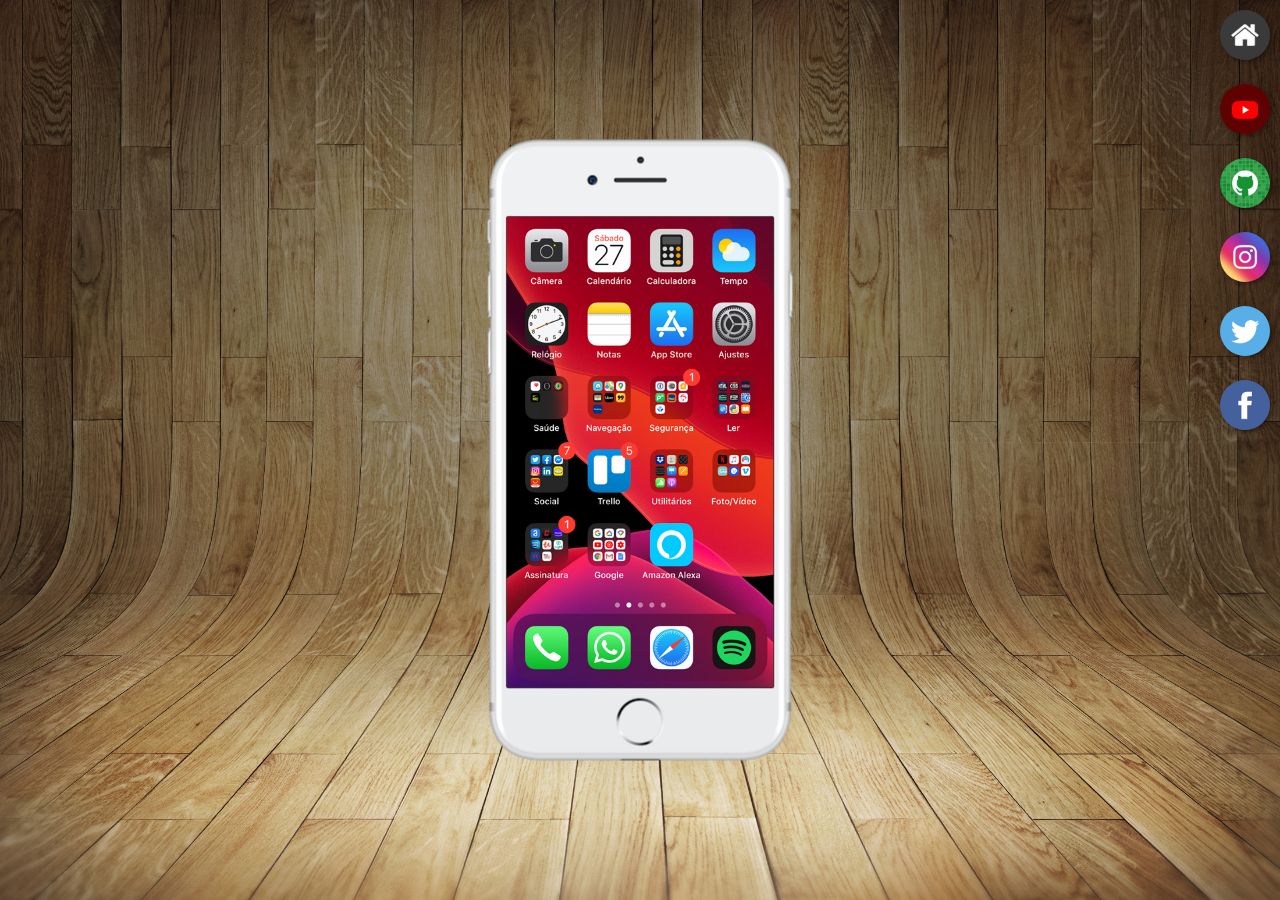
<file: index.html>
<!DOCTYPE html>
<html lang="pt-br">
<head>
    <meta charset="UTF-8">
    <meta name="viewport" content="width=device-width, initial-scale=1.0">
    <link rel="shortcut icon" href="pacote-d013/pacote-d013/favicon.ico" type="image/x-icon">
    <link rel="stylesheet" href="estilos/style.css">
    <title>Projeto Redes Sociais</title>
</head>
<body>
    <main>
        <section id="telefone">
            <iframe src="home.html" name="tela" id="tela" frameborder="0">
                Seu navegador não é compatível com isso.
            </iframe>
        </section>
        <section id="redes-sociais">
            <a href="home.html" target="tela"><img src="pacote-d013/pacote-d013/imagens/logo-home.jpg" alt="Home"></a><br>
            <a href="youtube.html" target="tela"><img src="pacote-d013/pacote-d013/imagens/logo-youtube.jpg" alt="YouTube"></a><br>
            <a href="Github.html" target="tela"><img src="pacote-d013/pacote-d013/imagens/logo-github.jpg" alt="Github"></a><br>
            <a href="instagram.html" target="tela"><img src="pacote-d013/pacote-d013/imagens/logo-instagram.jpg" alt="instagram"></a><br>
            <a href="twitter.html" target="tela"><img src="pacote-d013/pacote-d013/imagens/logo-twitter.jpg" alt="twitter"></a><br>
            <a href="facebook.html" target="tela"><img src="pacote-d013/pacote-d013/imagens/logo-facebook.jpg" alt="Facebook"></a><br>
            
        </section>
    </main>
</body>
</html>
</file>
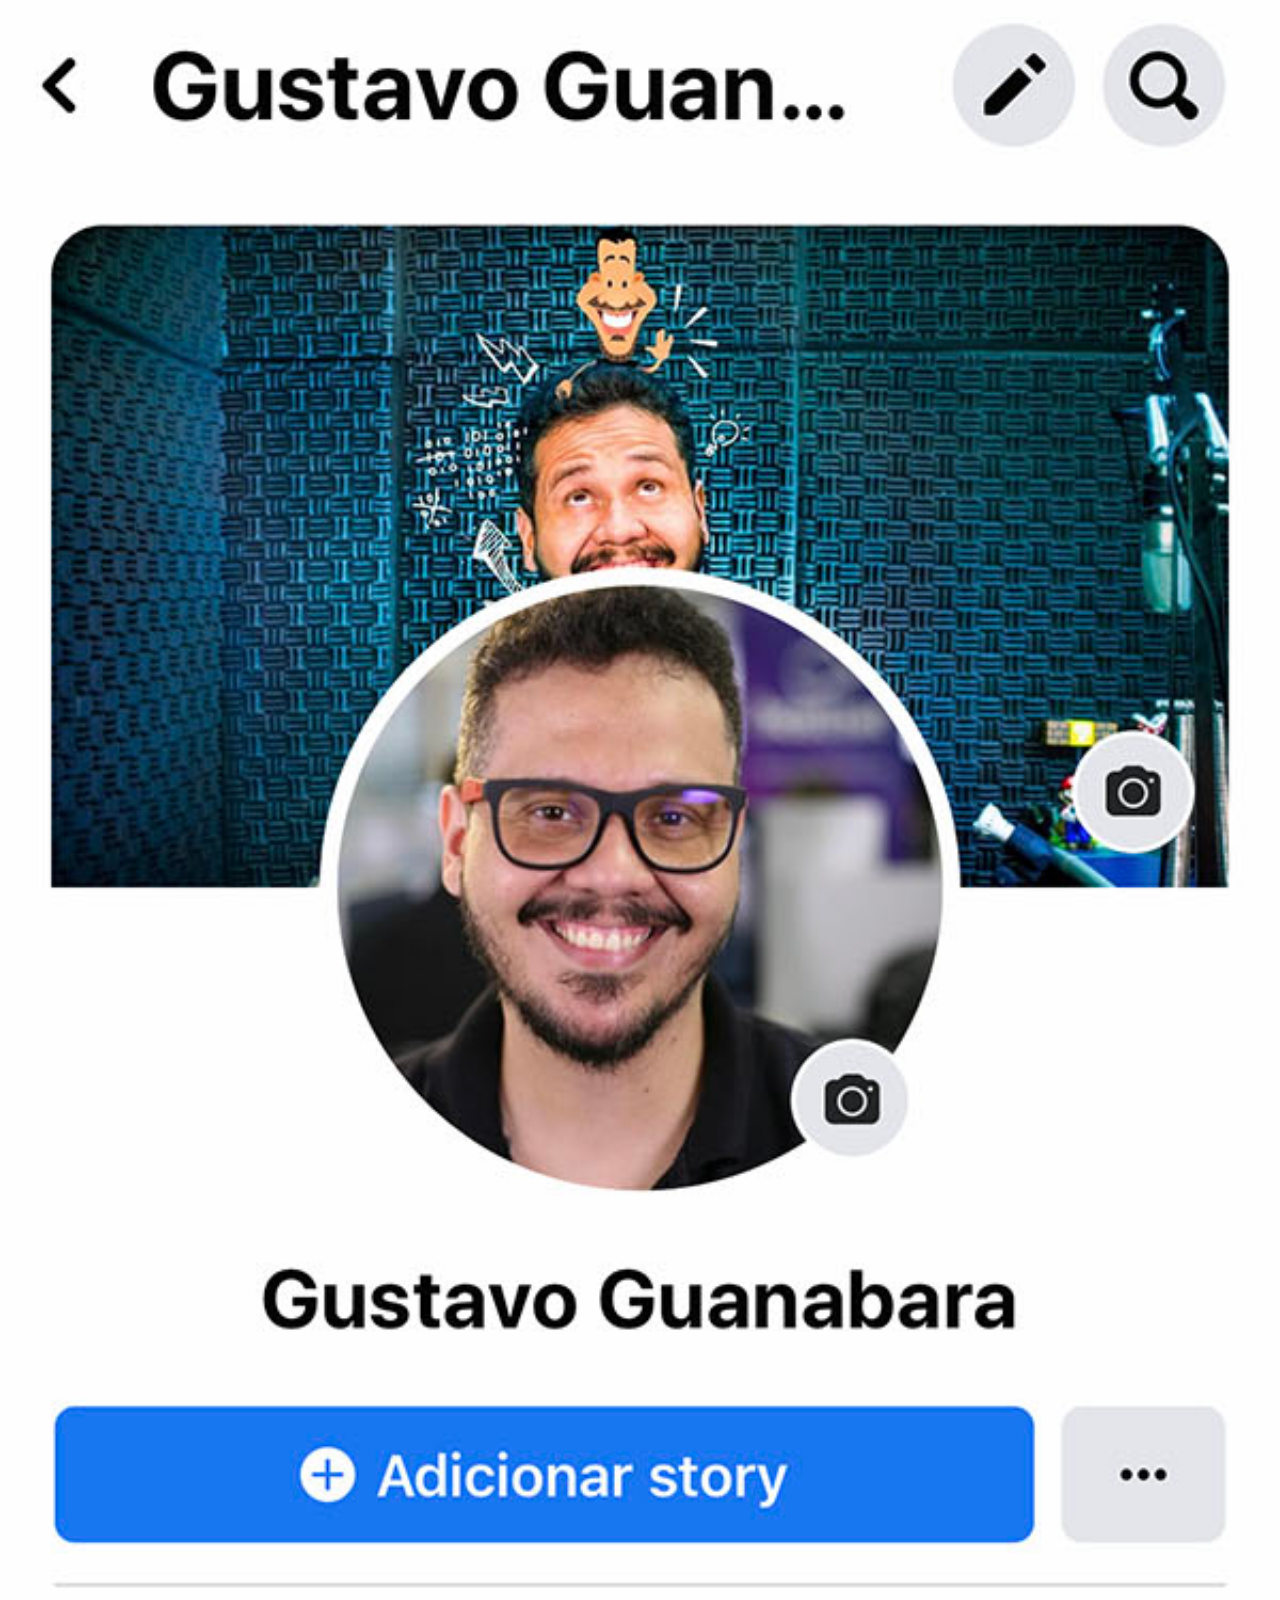
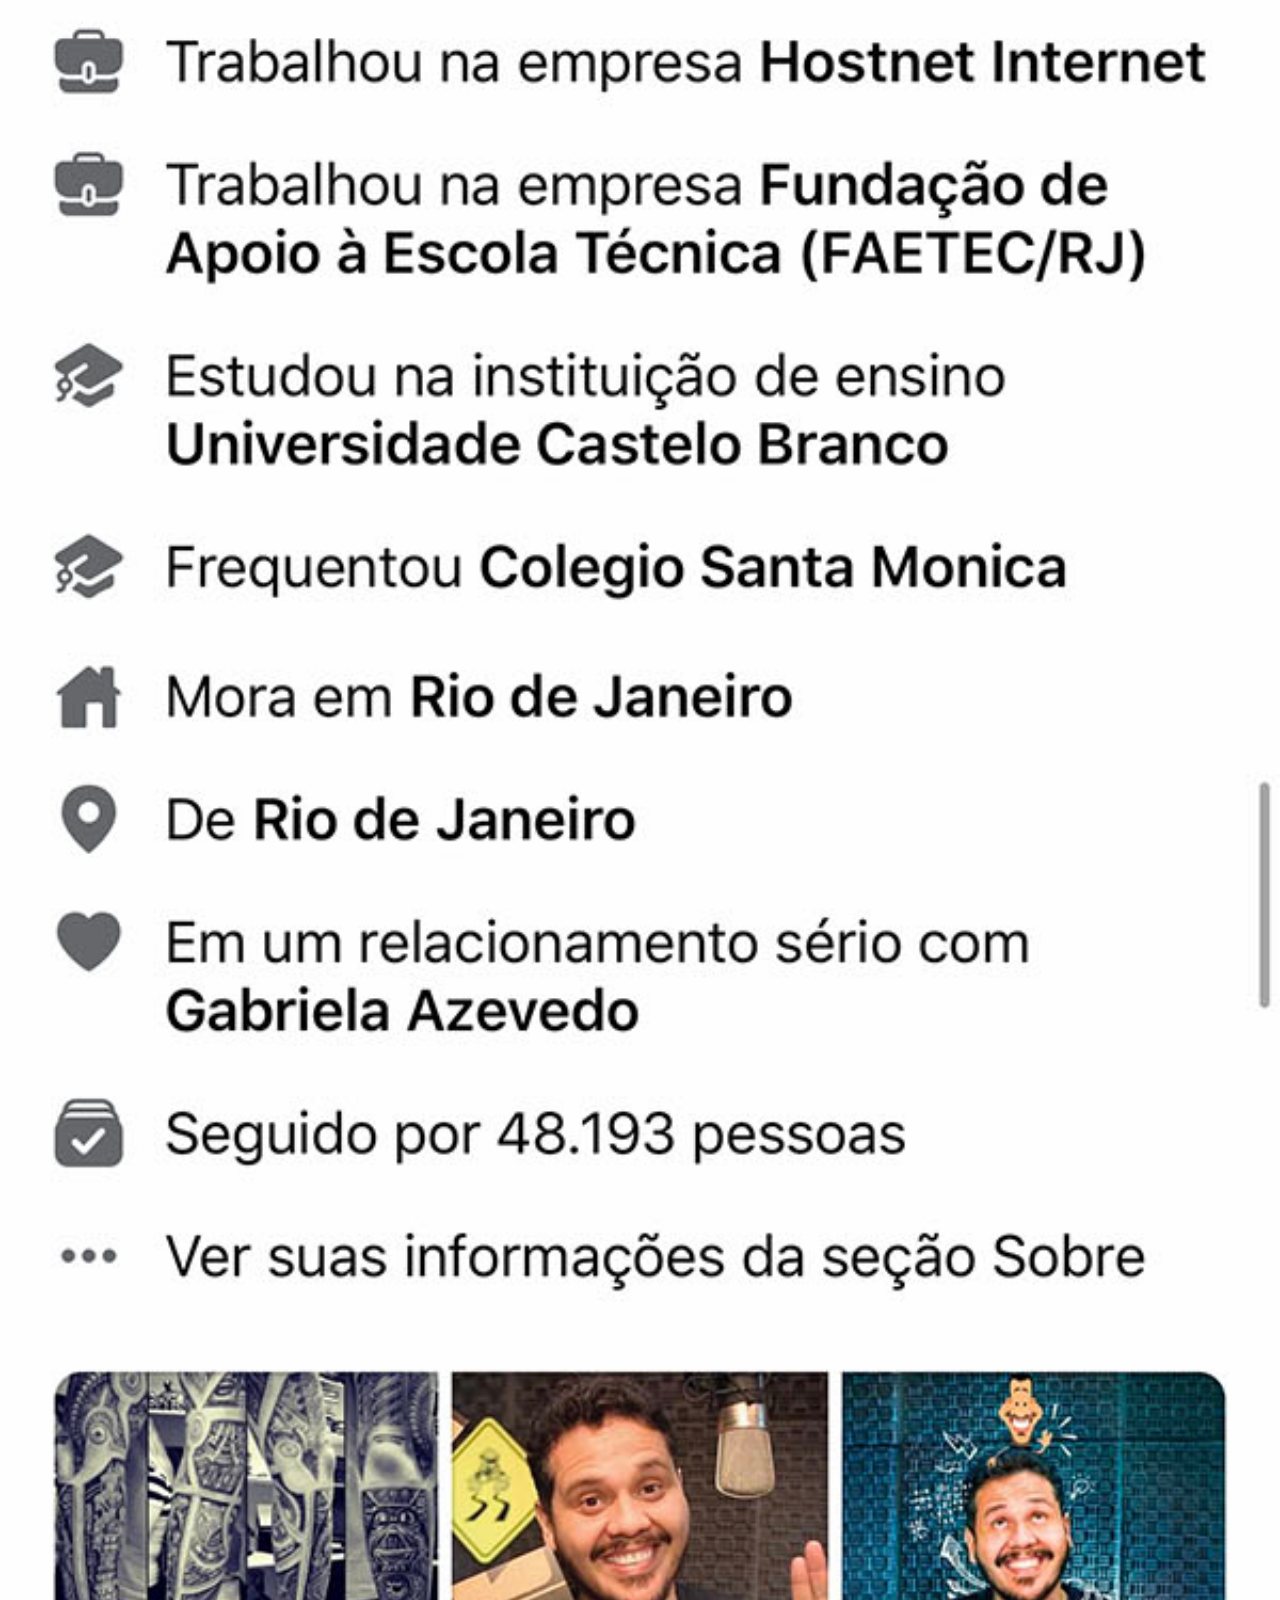
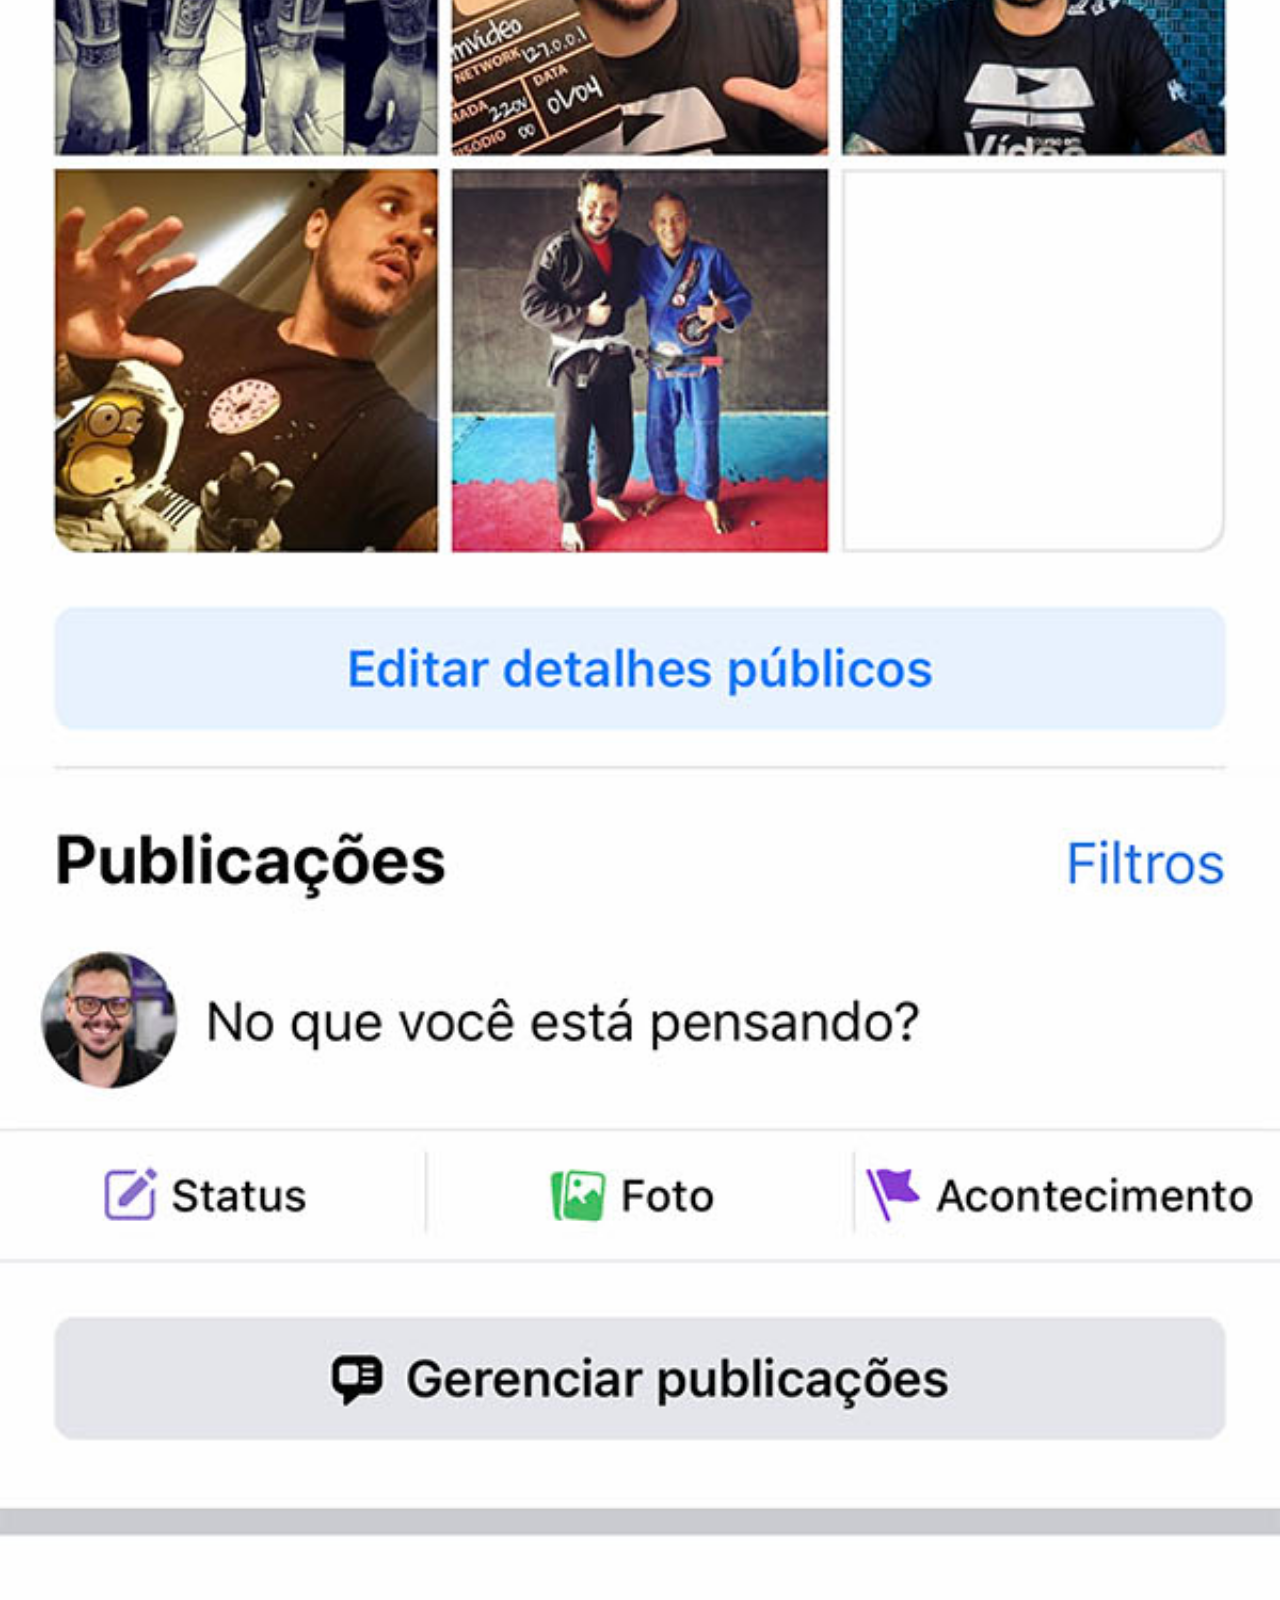
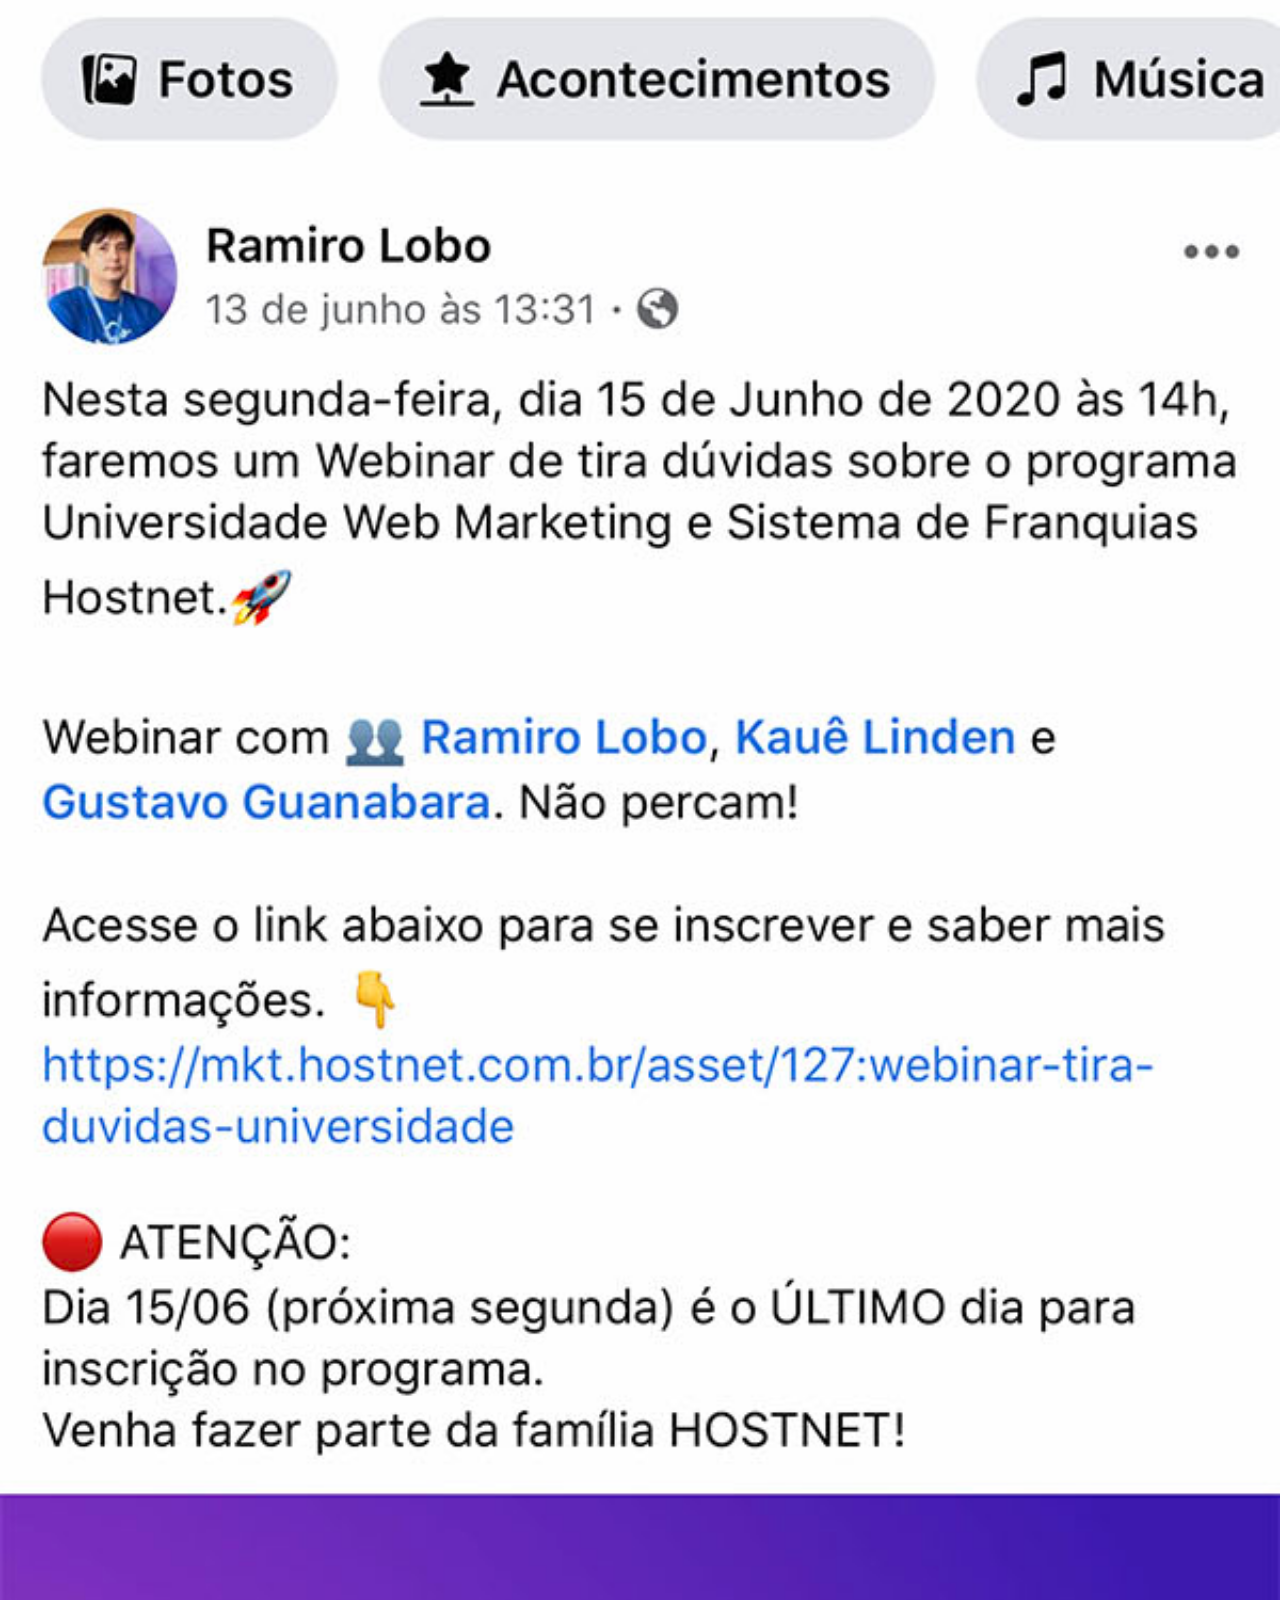
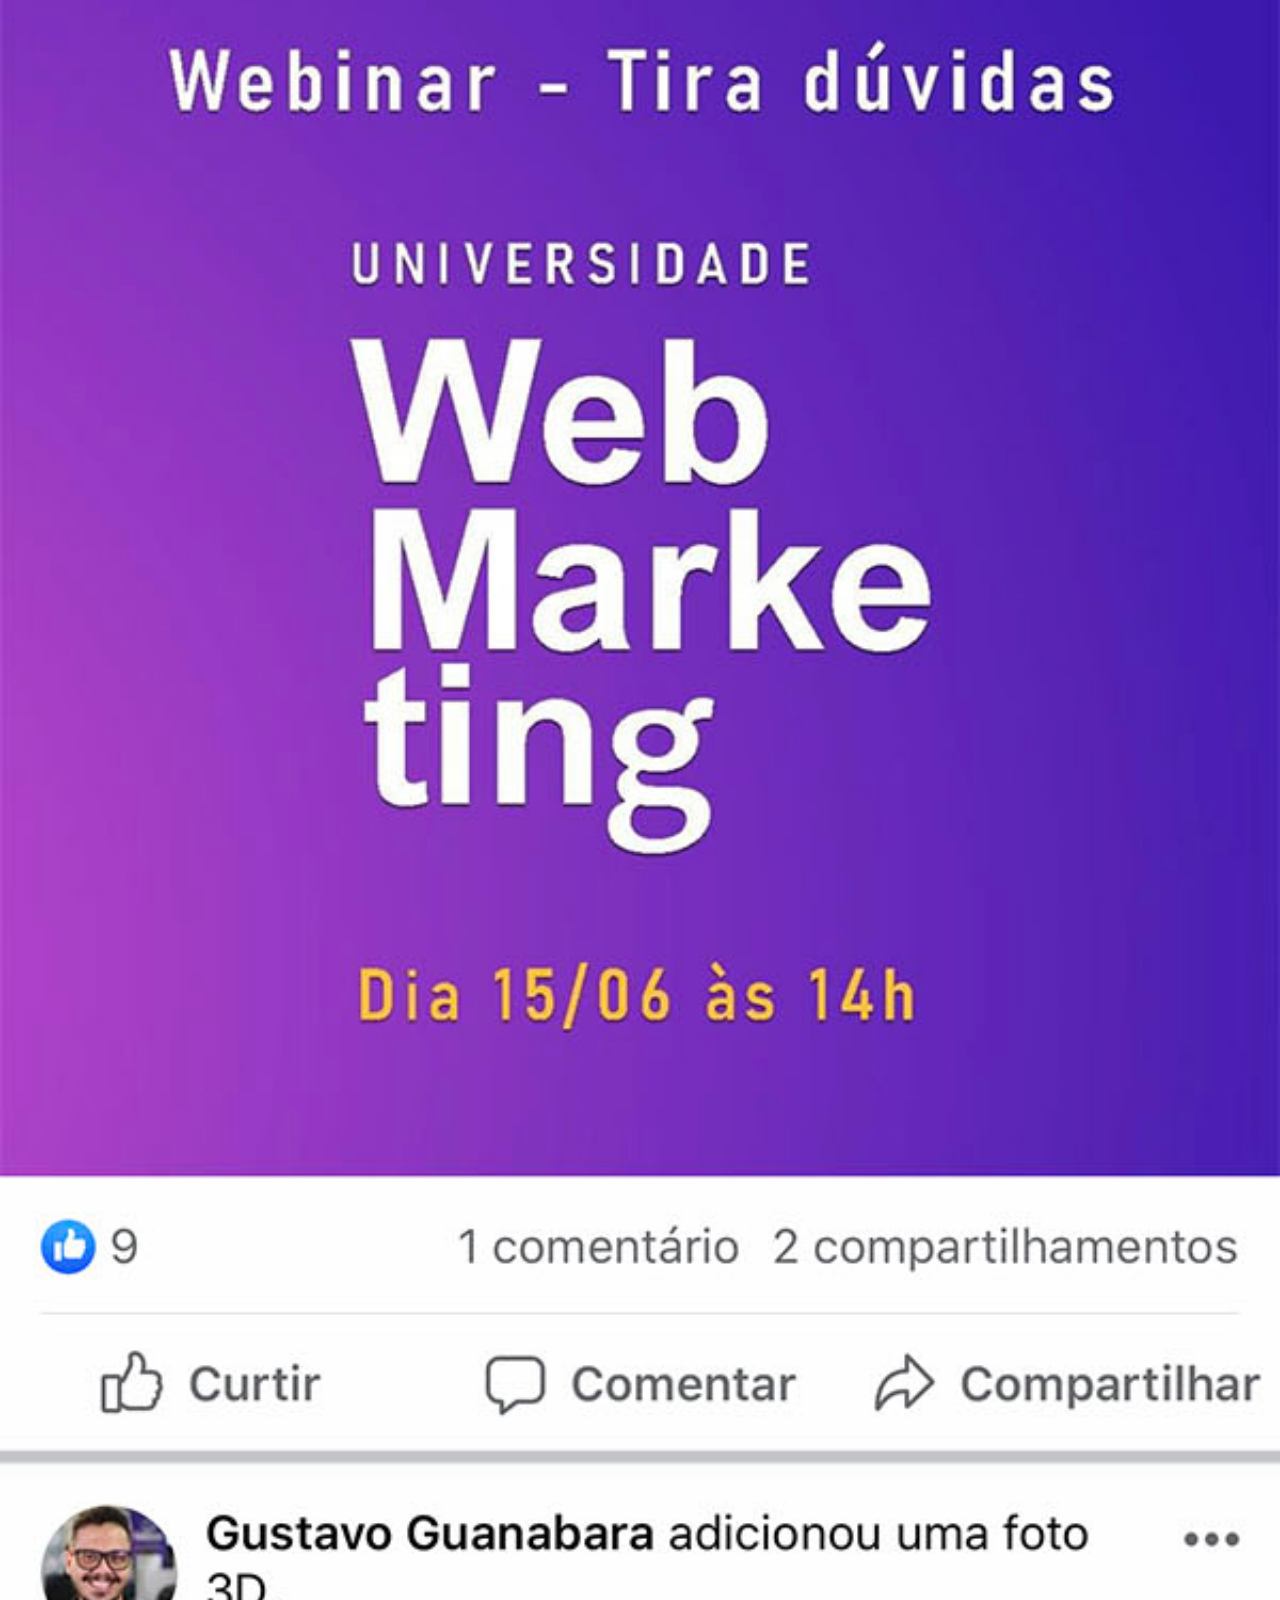
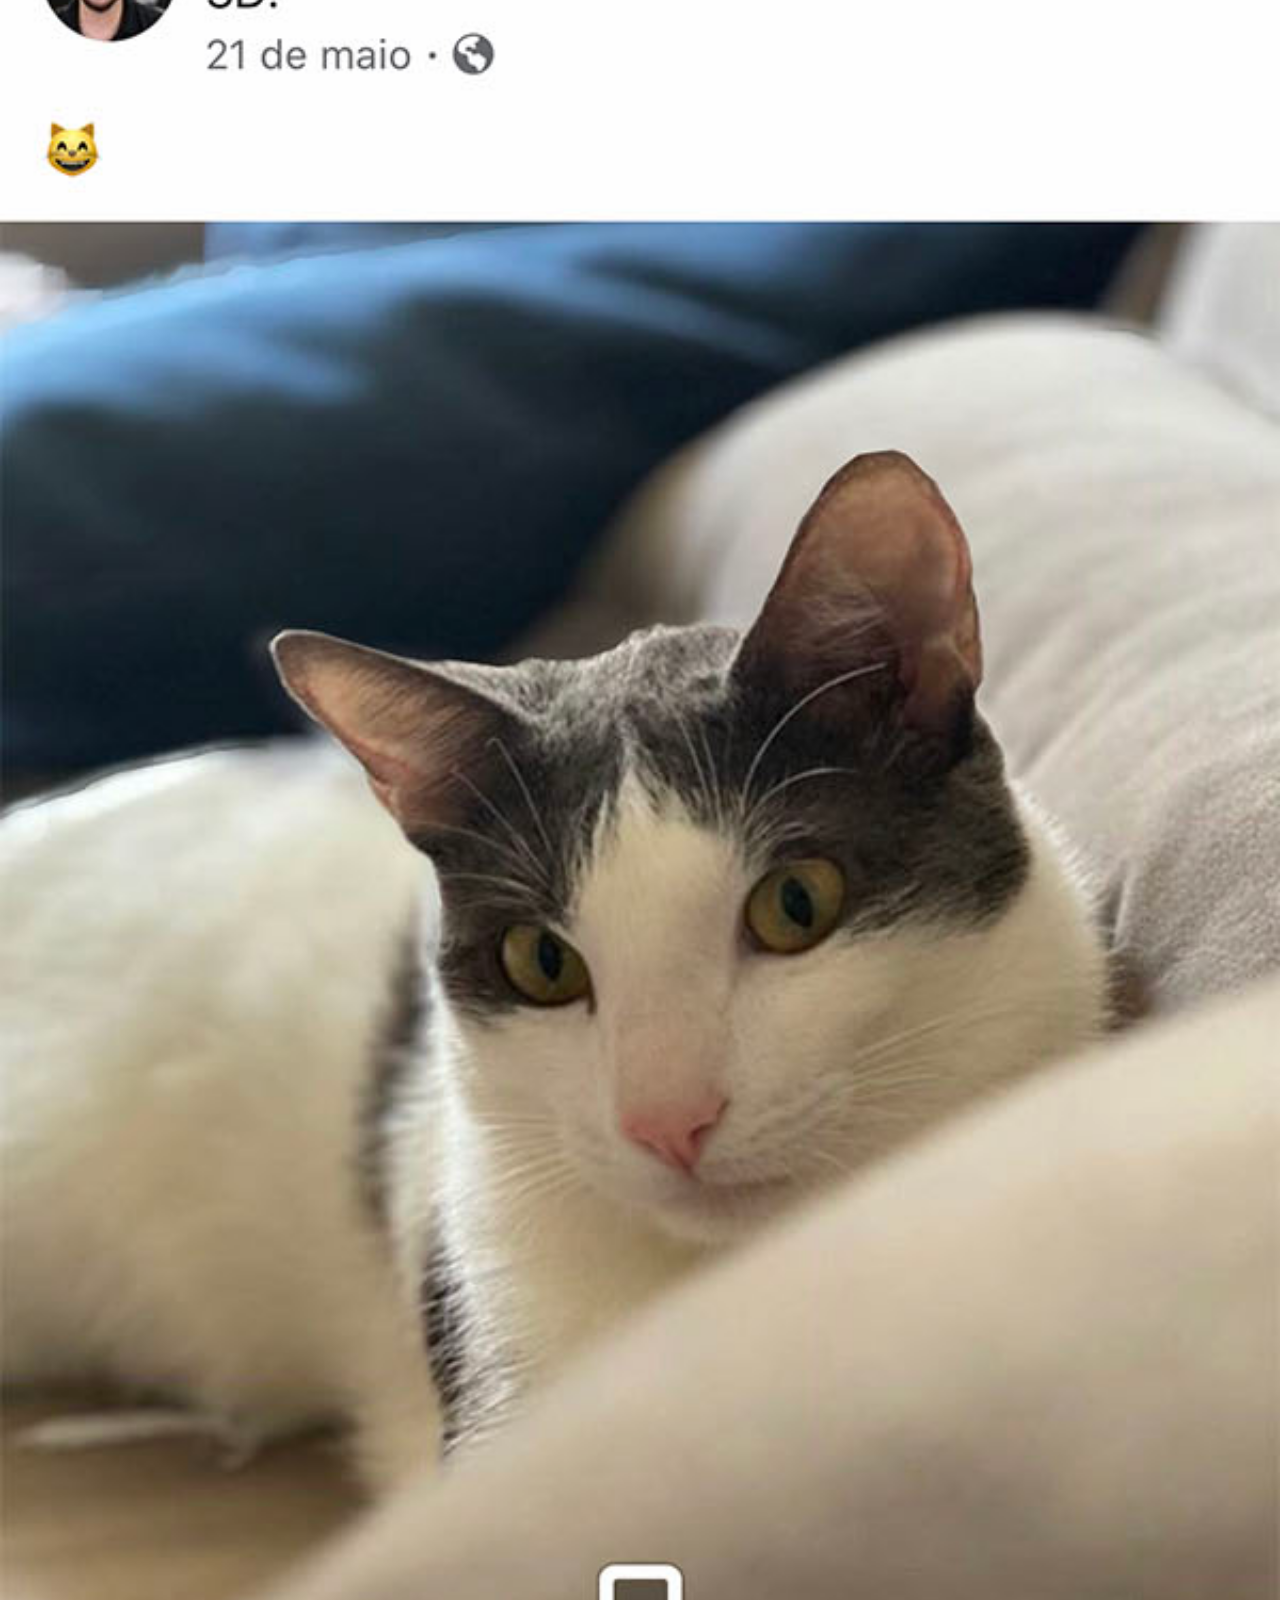
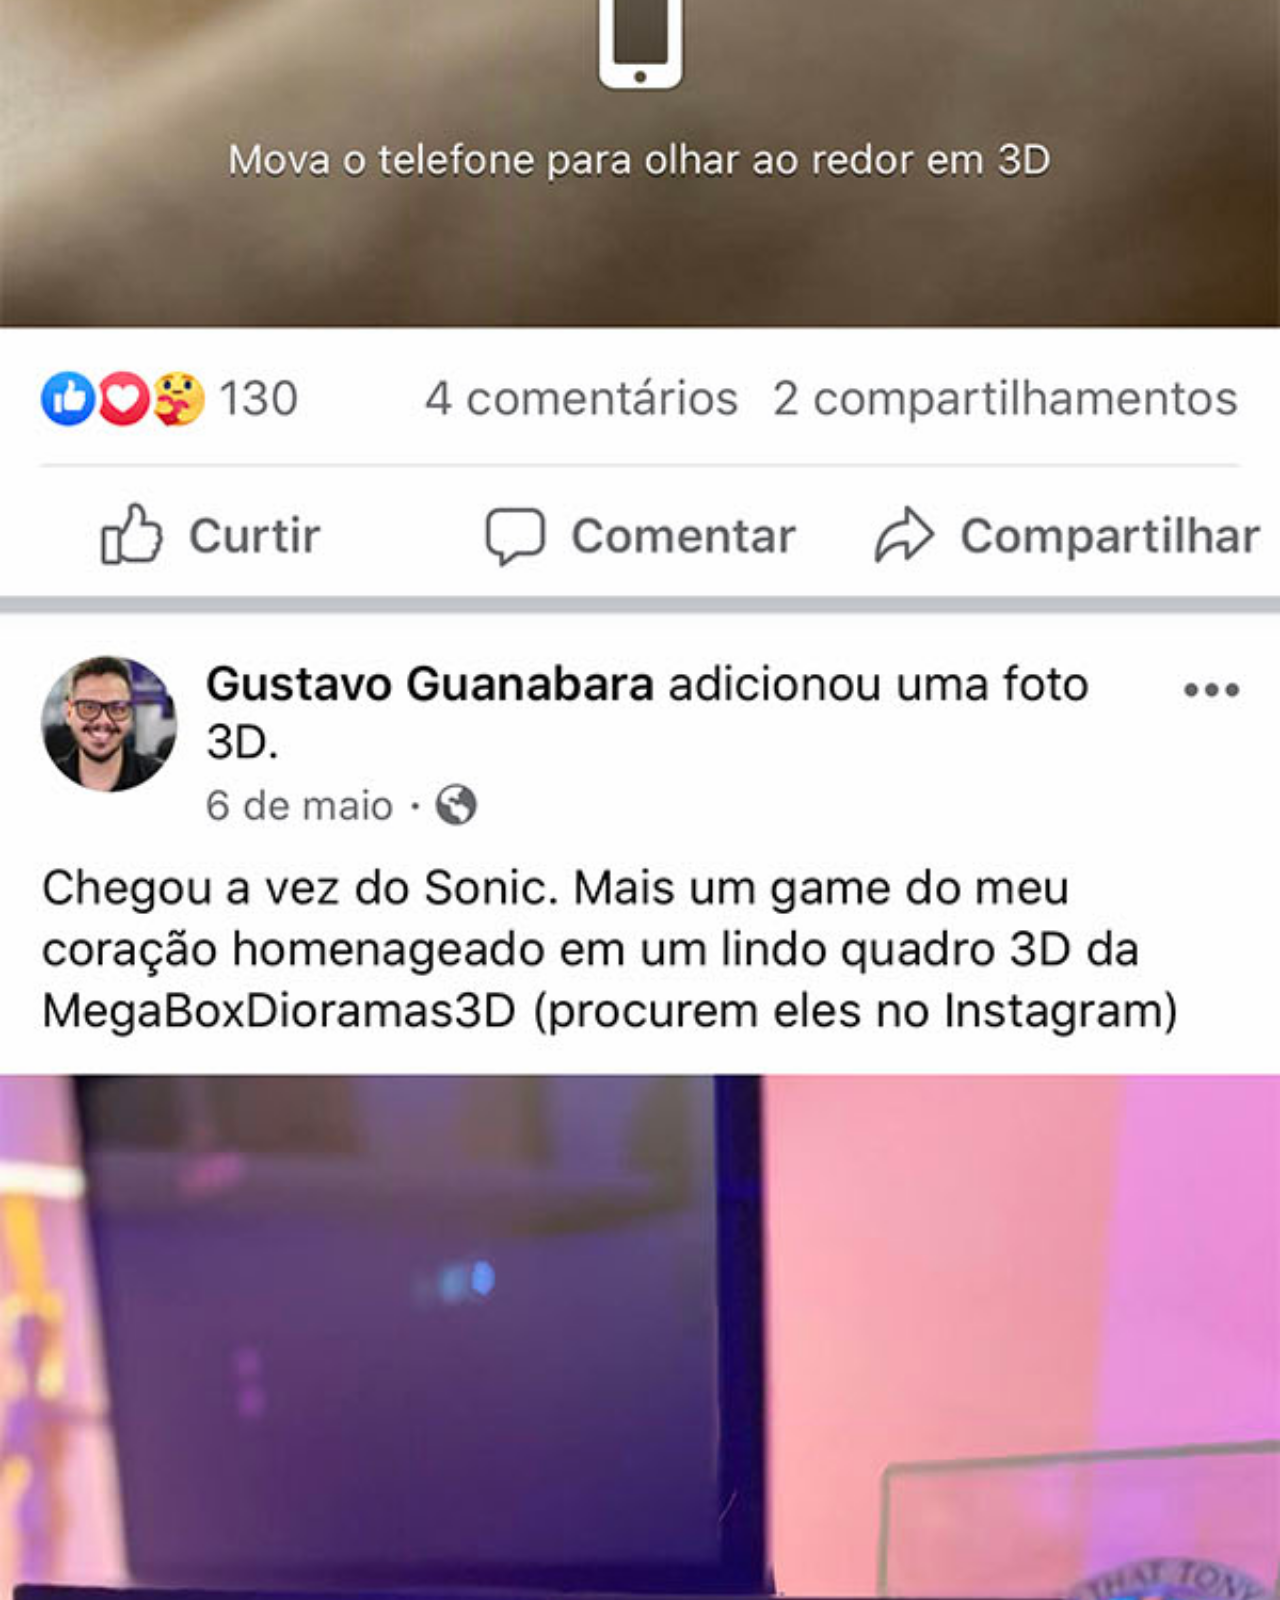
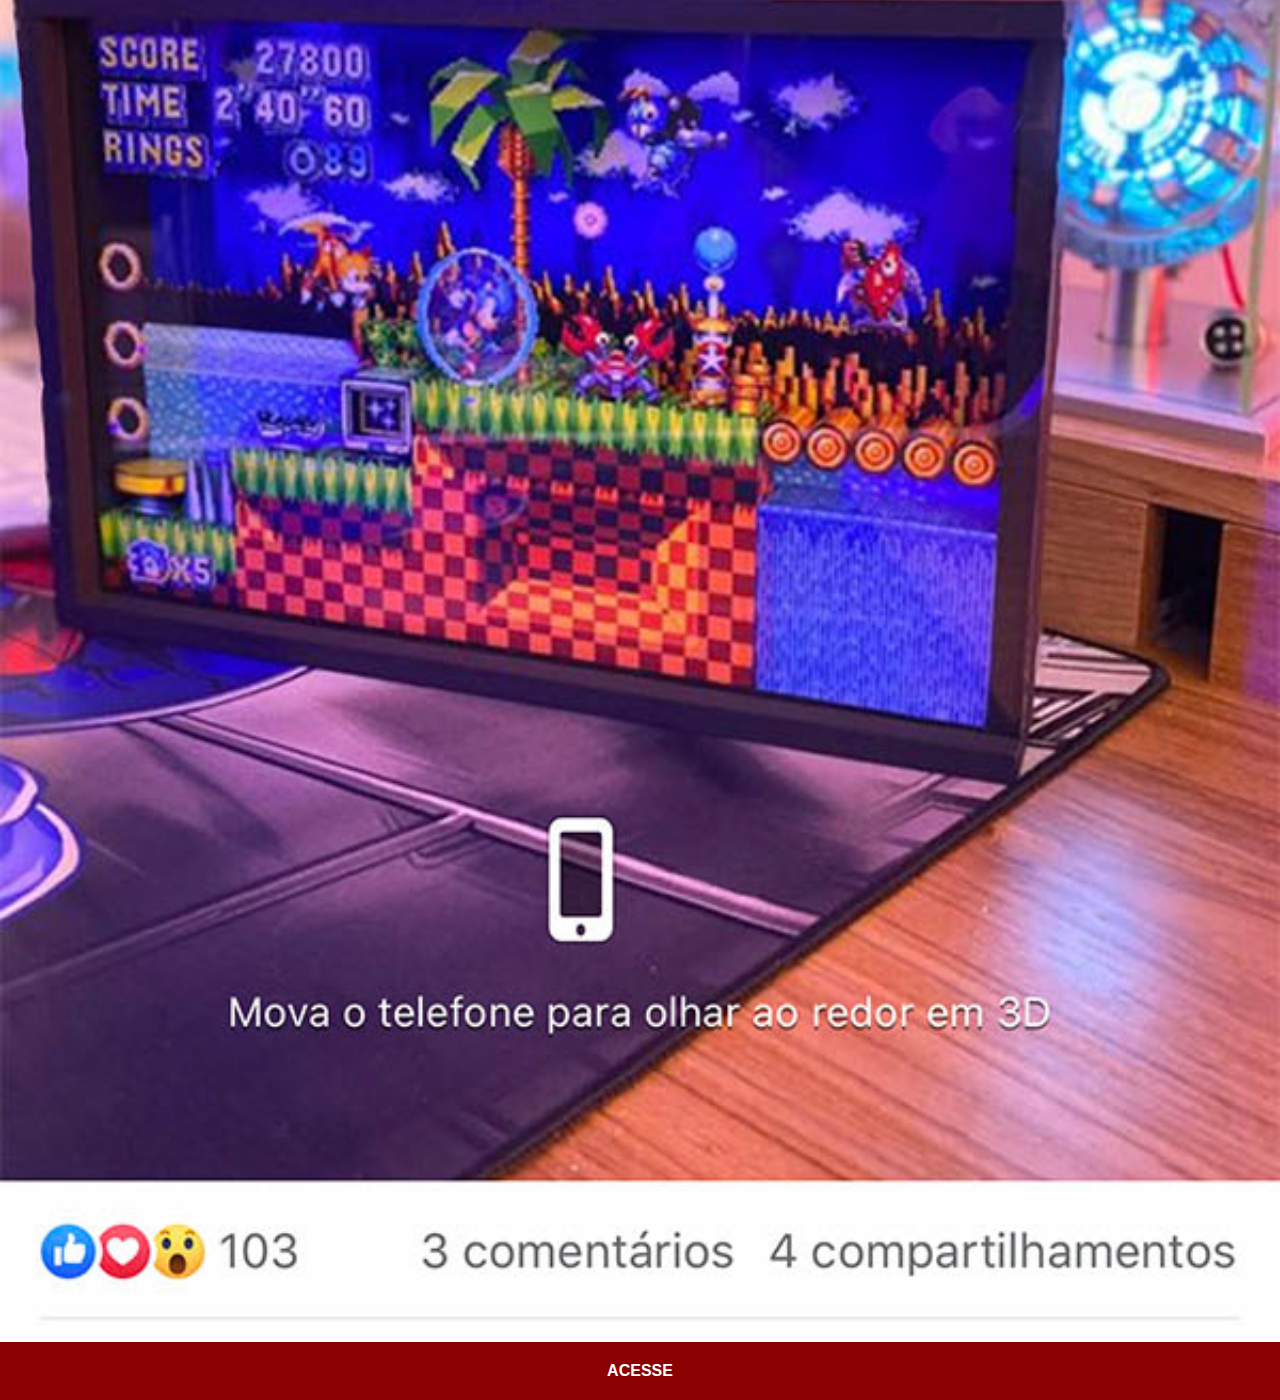
<file: facebook.html>
<!DOCTYPE html>
<html lang="pt-br">
<head>
    <meta charset="UTF-8">
    <meta name="viewport" content="width=device-width, initial-scale=1.0">
    <title>Facebook</title>
    <link rel="stylesheet" href="estilos/social.css">
</head>
<body>
    <img src="pacote-d013/pacote-d013/imagens/tela-facebook.jpg" alt="Facebook">
    <a href="https://www.facebook.com/share/17FSGL1LoZ/?mibextid=wwXIfr" target="_blank">ACESSE</a>
</body>
</html>
</file>
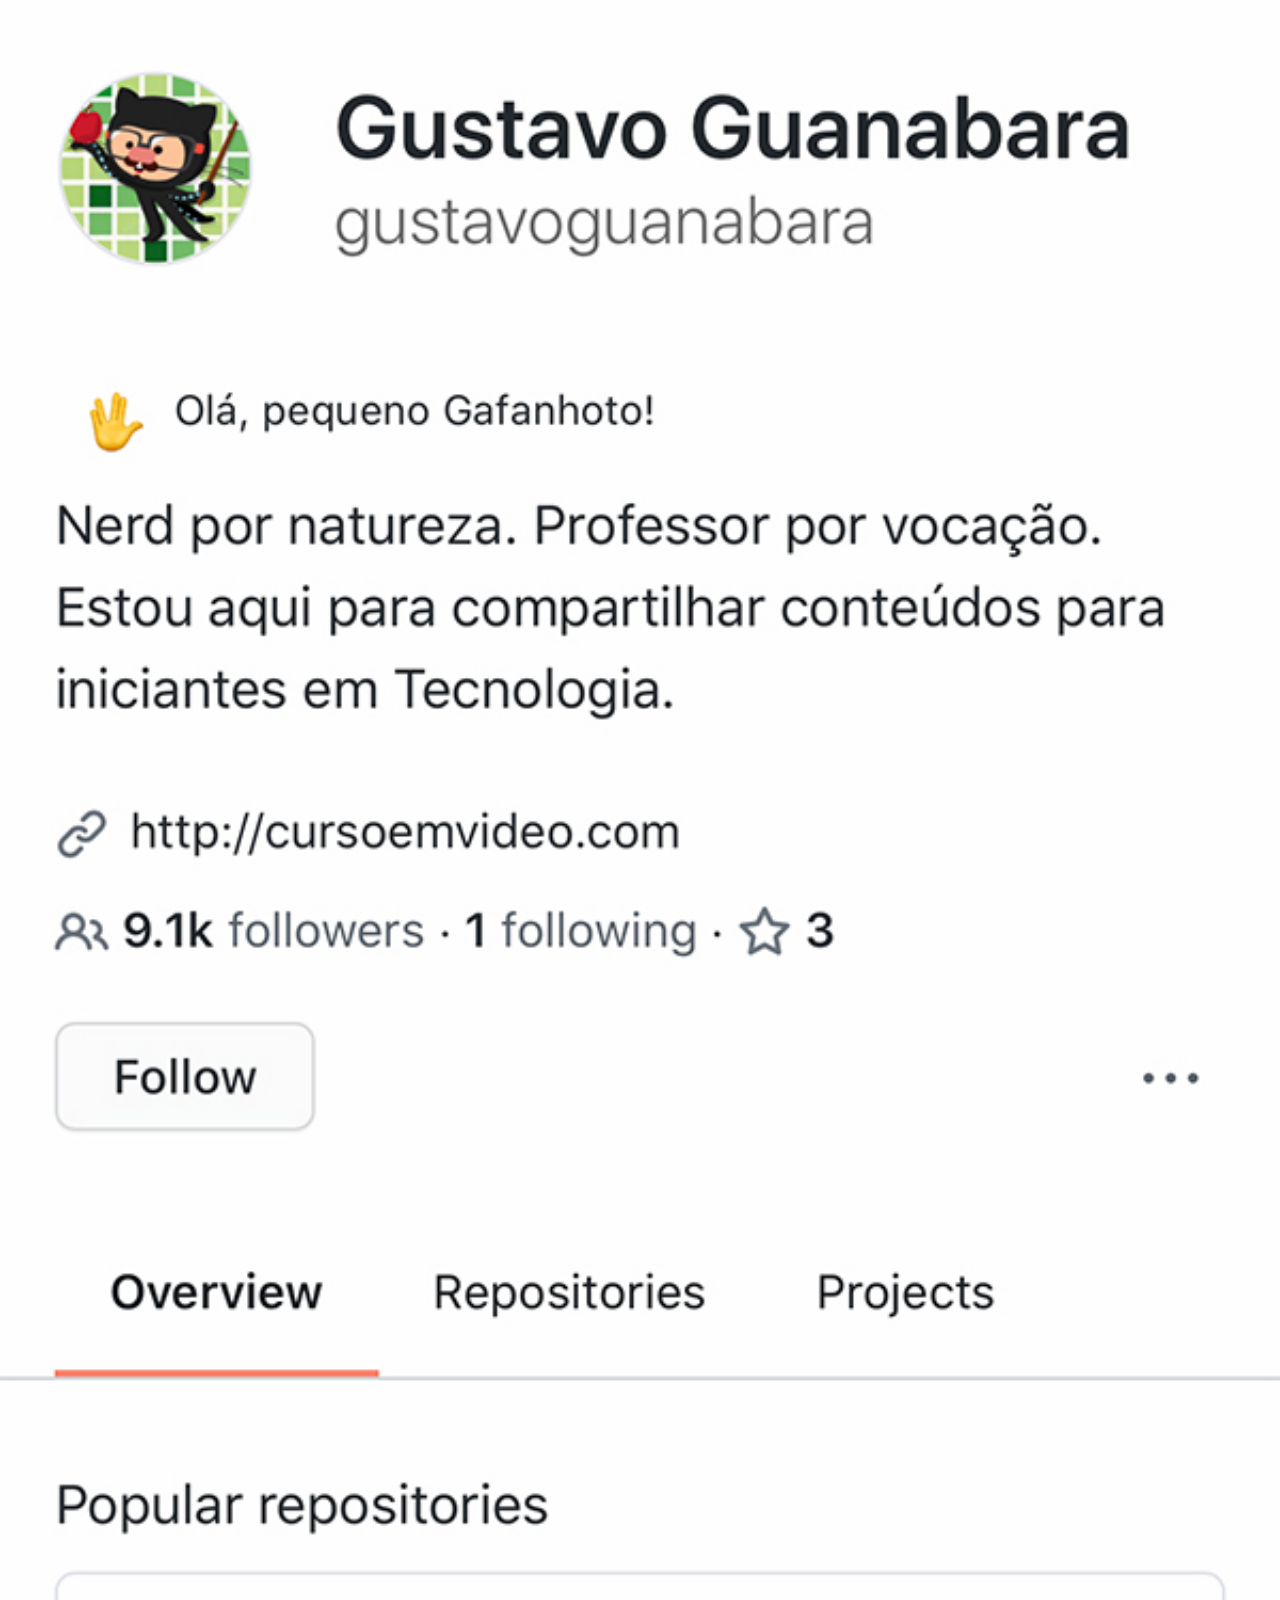
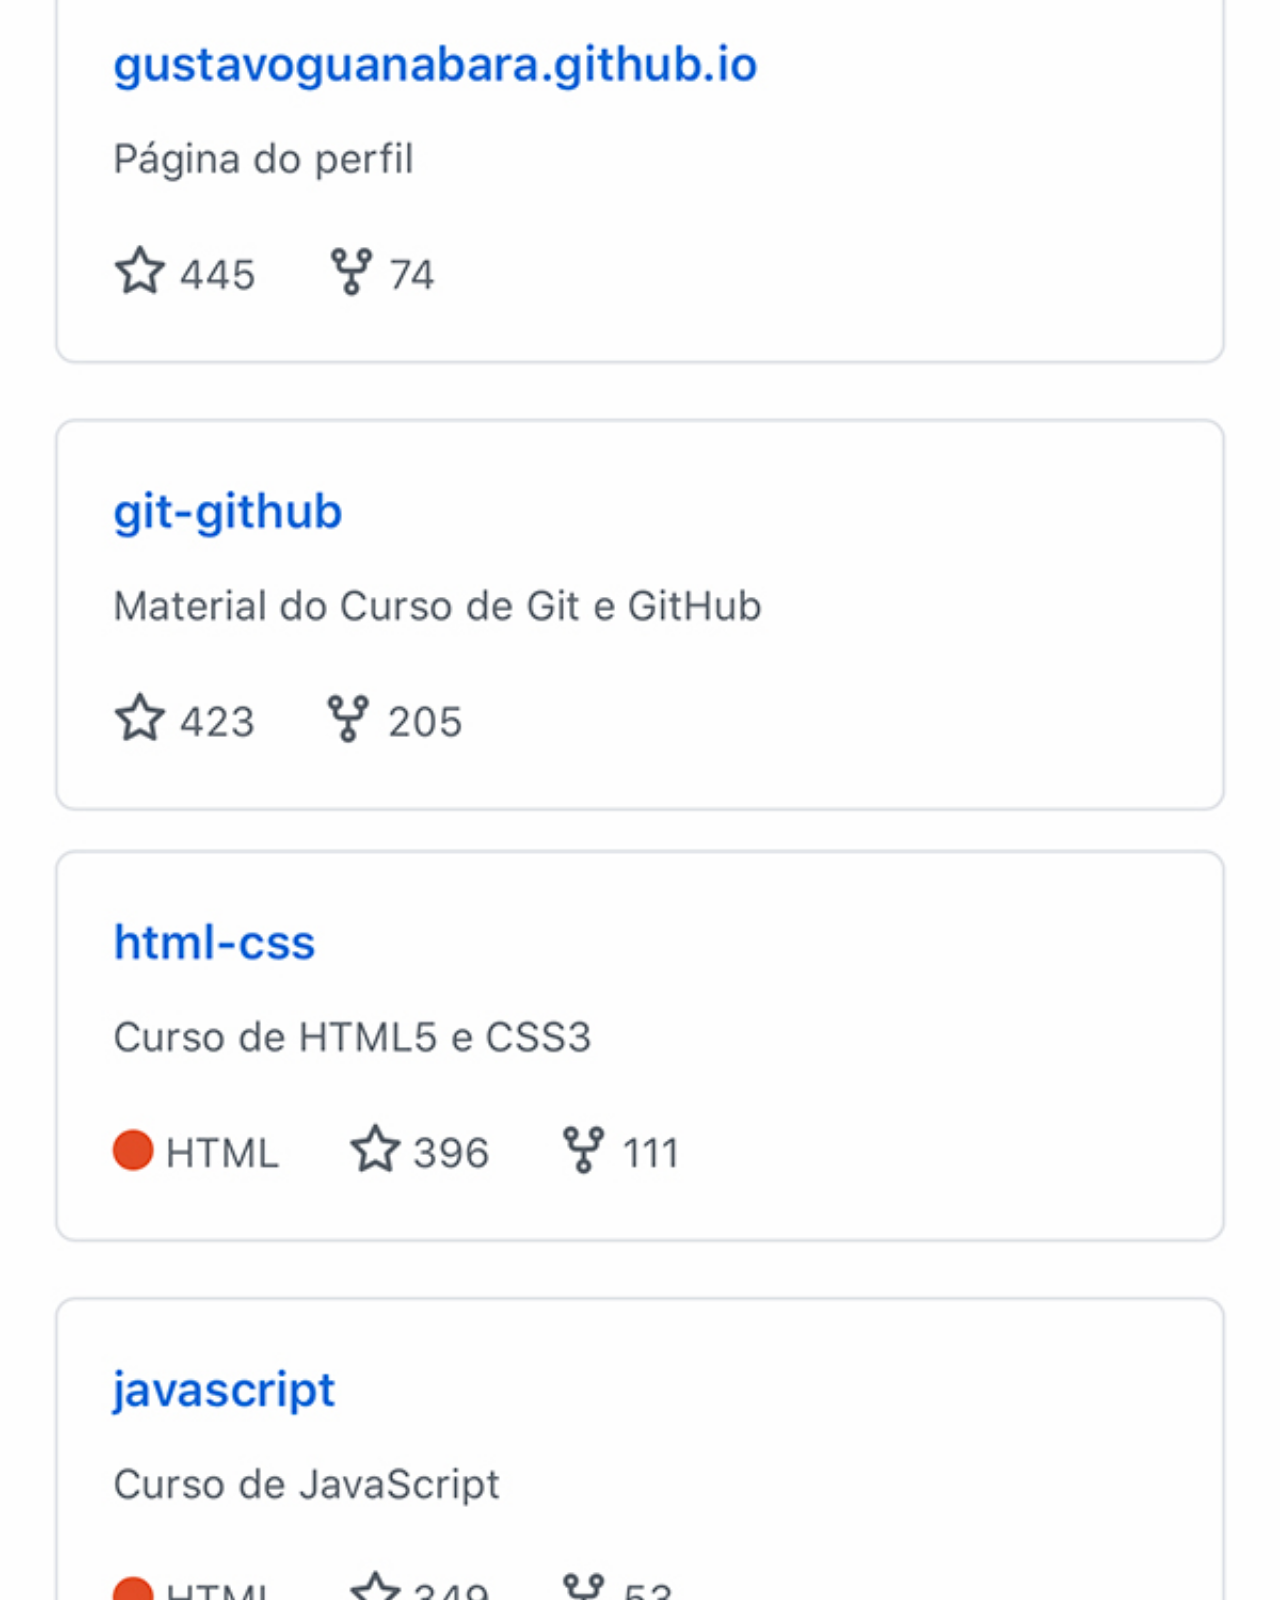
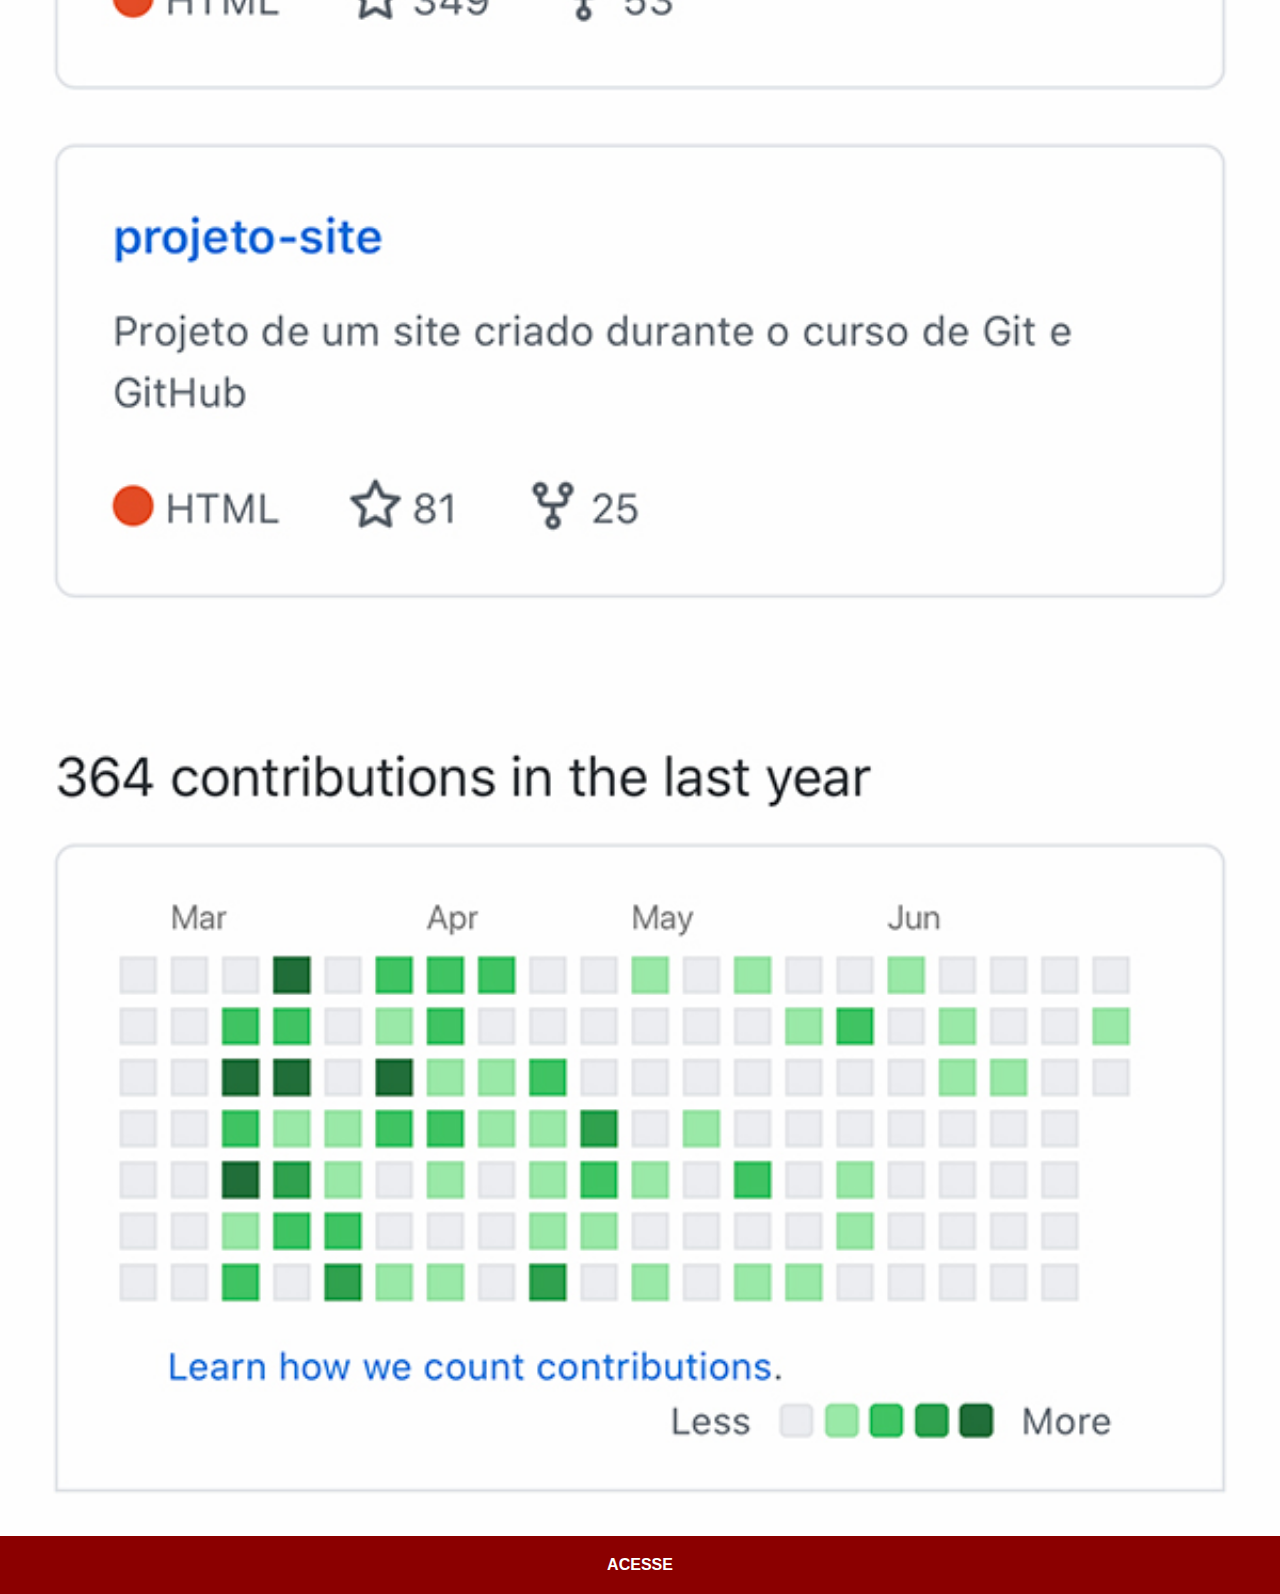
<file: Github.html>
<!DOCTYPE html>
<html lang="pt-br">
<head>
    <meta charset="UTF-8">
    <meta name="viewport" content="width=device-width, initial-scale=1.0">
    <title>Github</title>
    <link rel="stylesheet" href="estilos/social.css">
</head>
<body>
    <img src="pacote-d013/pacote-d013/imagens/tela-github.jpg" alt="Github">
    <a href="https://github.com/gustavoguanabara" target="_blank">ACESSE</a>
</body>
</html>
</file>
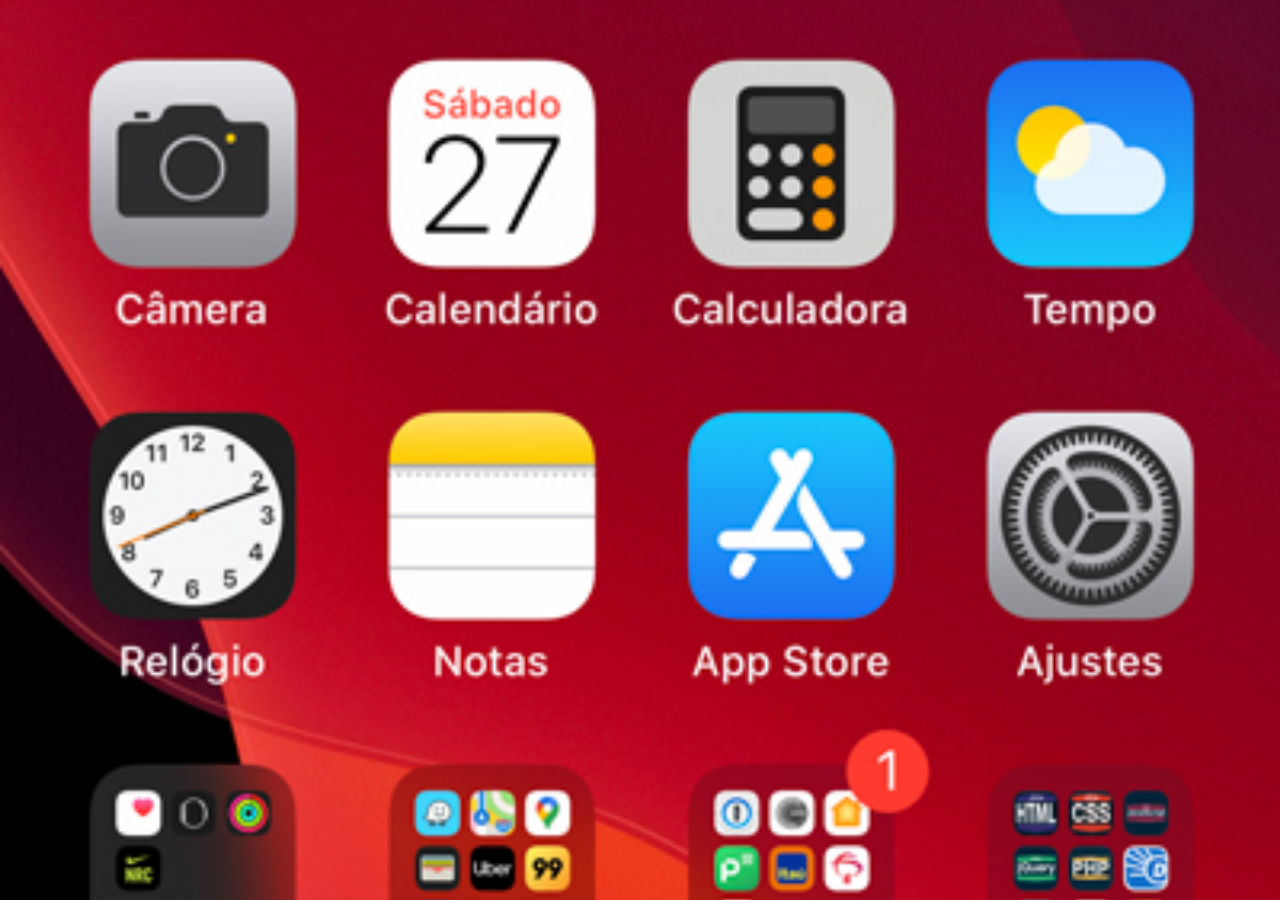
<file: home.html>
<!DOCTYPE html>
<html lang="pt-br">
<head>
    <meta charset="UTF-8">
    <meta name="viewport" content="width=device-width, initial-scale=1.0">
    <title>Home</title>
</head>
<style>
    *{
        margin: 0px;
        padding: 0px;
    }
    body{
        width: 100vw;
        height: 100vh;
        background: black url(pacote-d013/pacote-d013/imagens/tela-home.jpg) no-repeat top center;
        background-size: cover;
    }
</style>
<body>
    
</body>
</html>
</file>
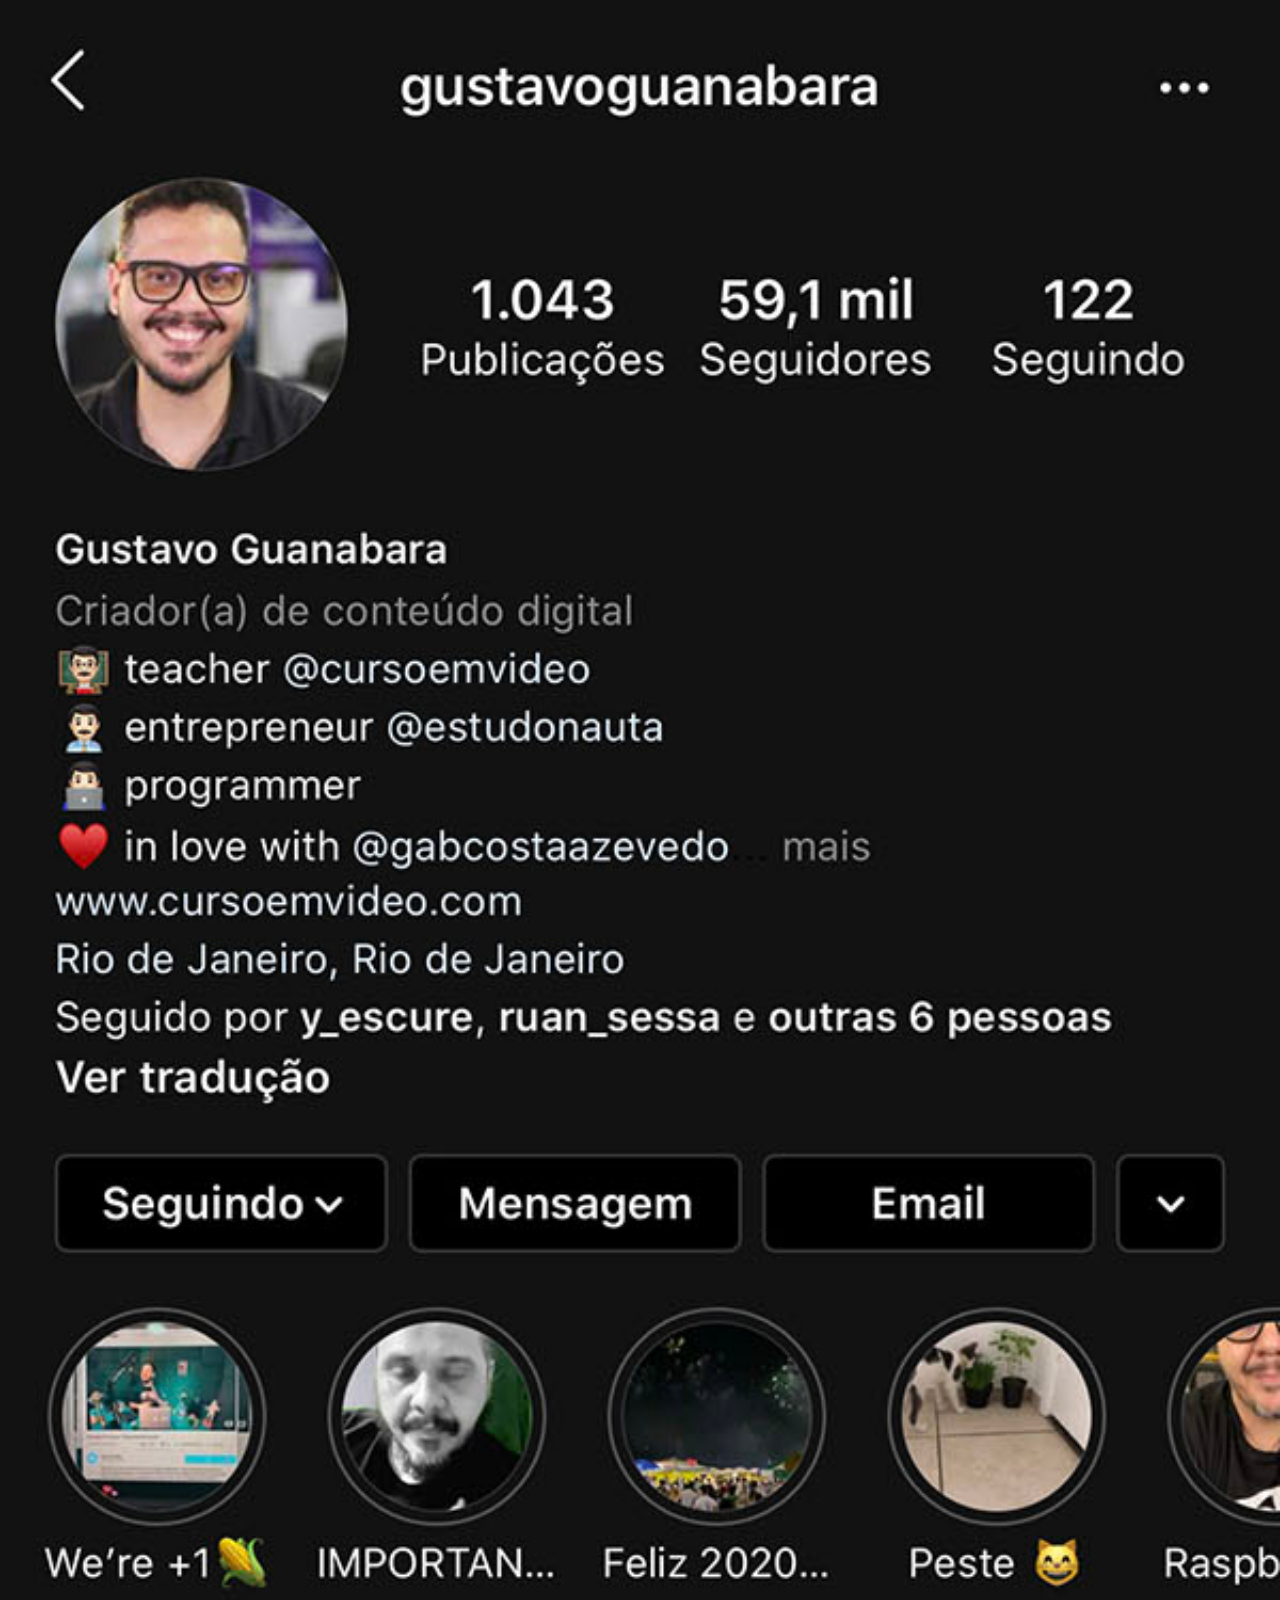
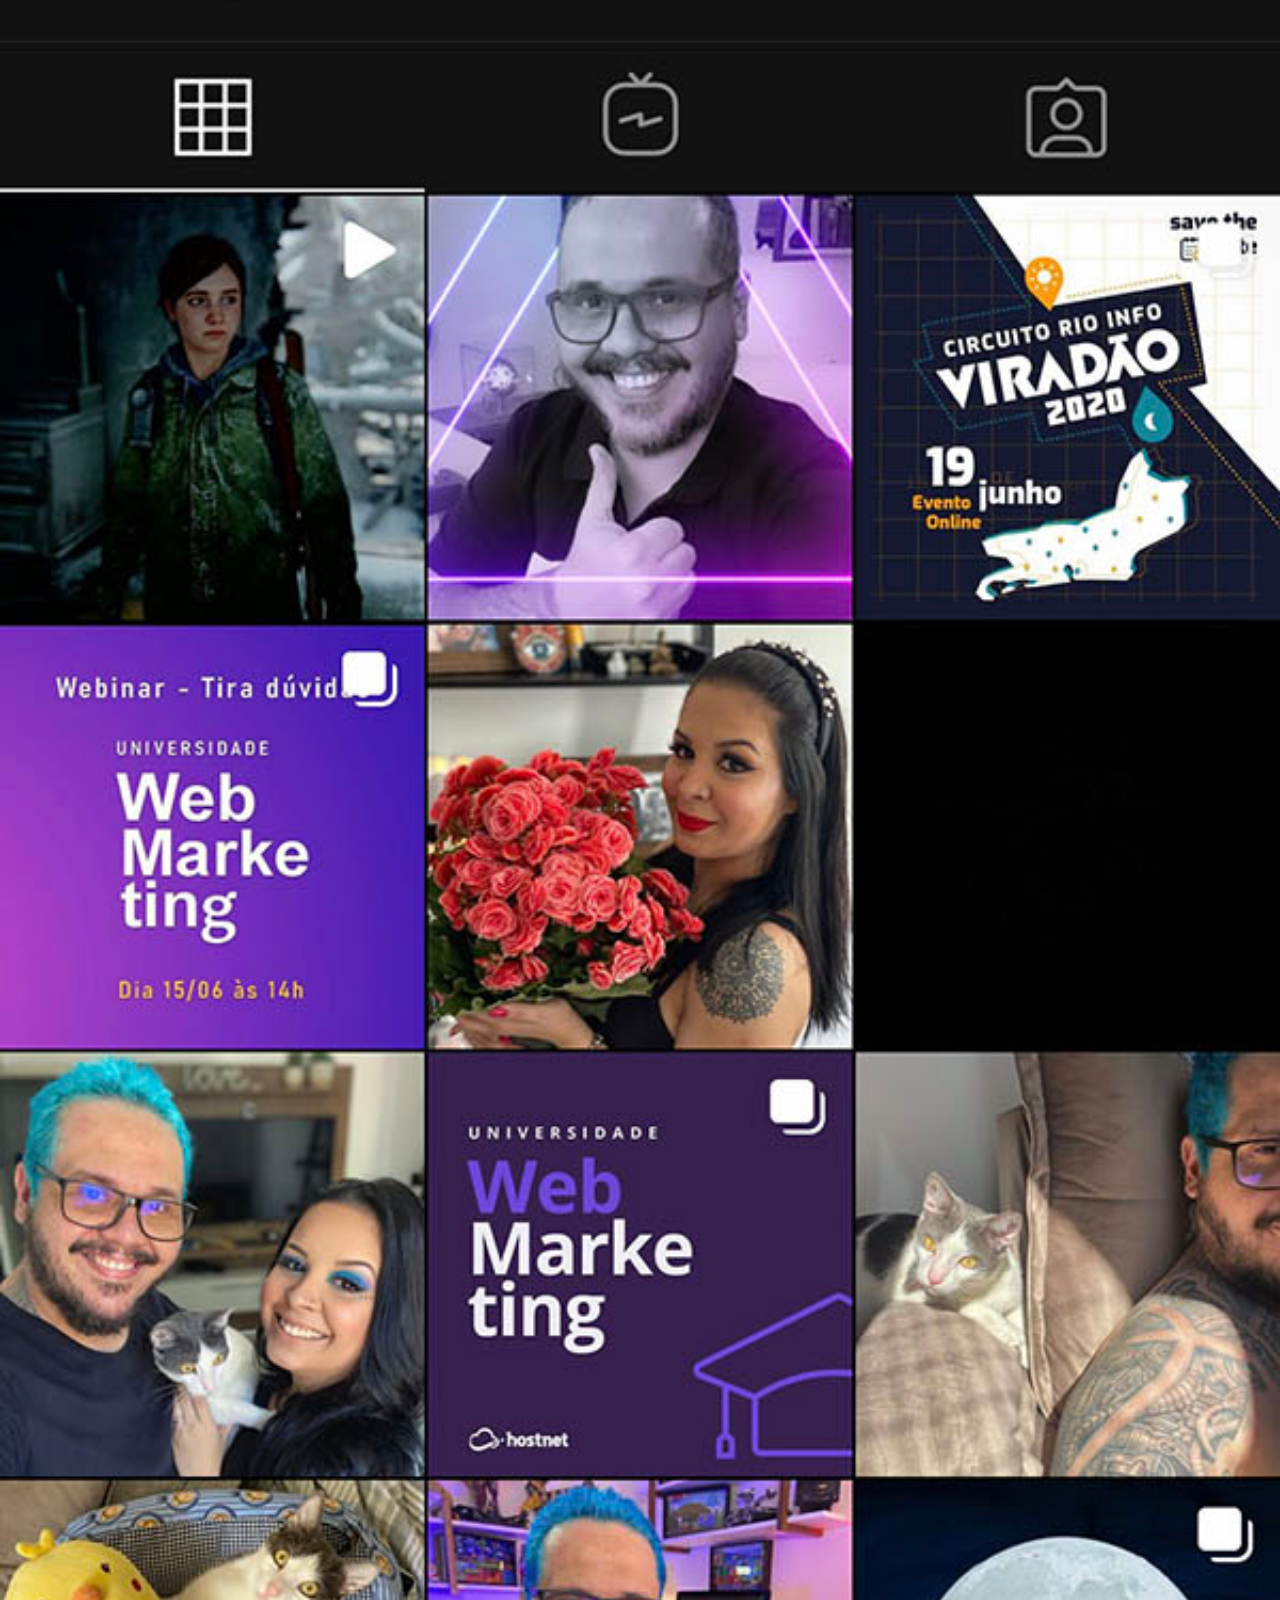
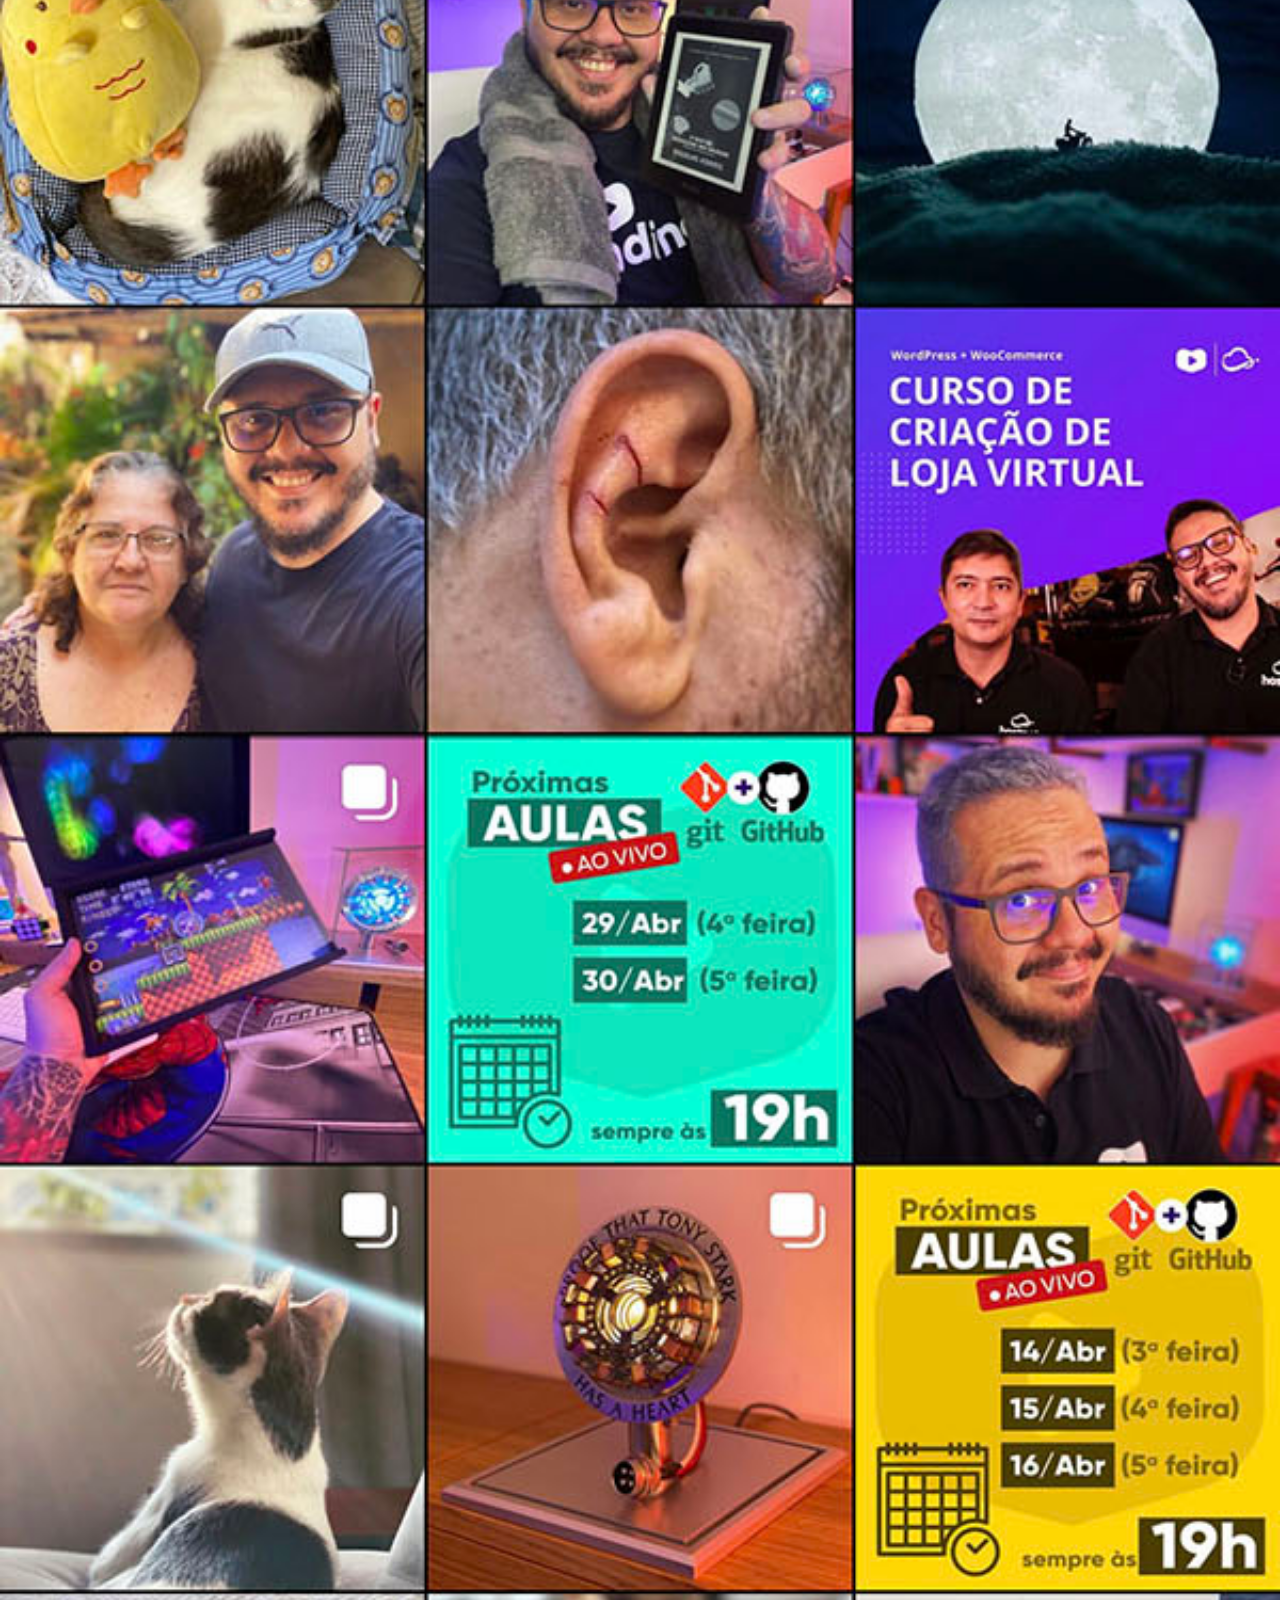
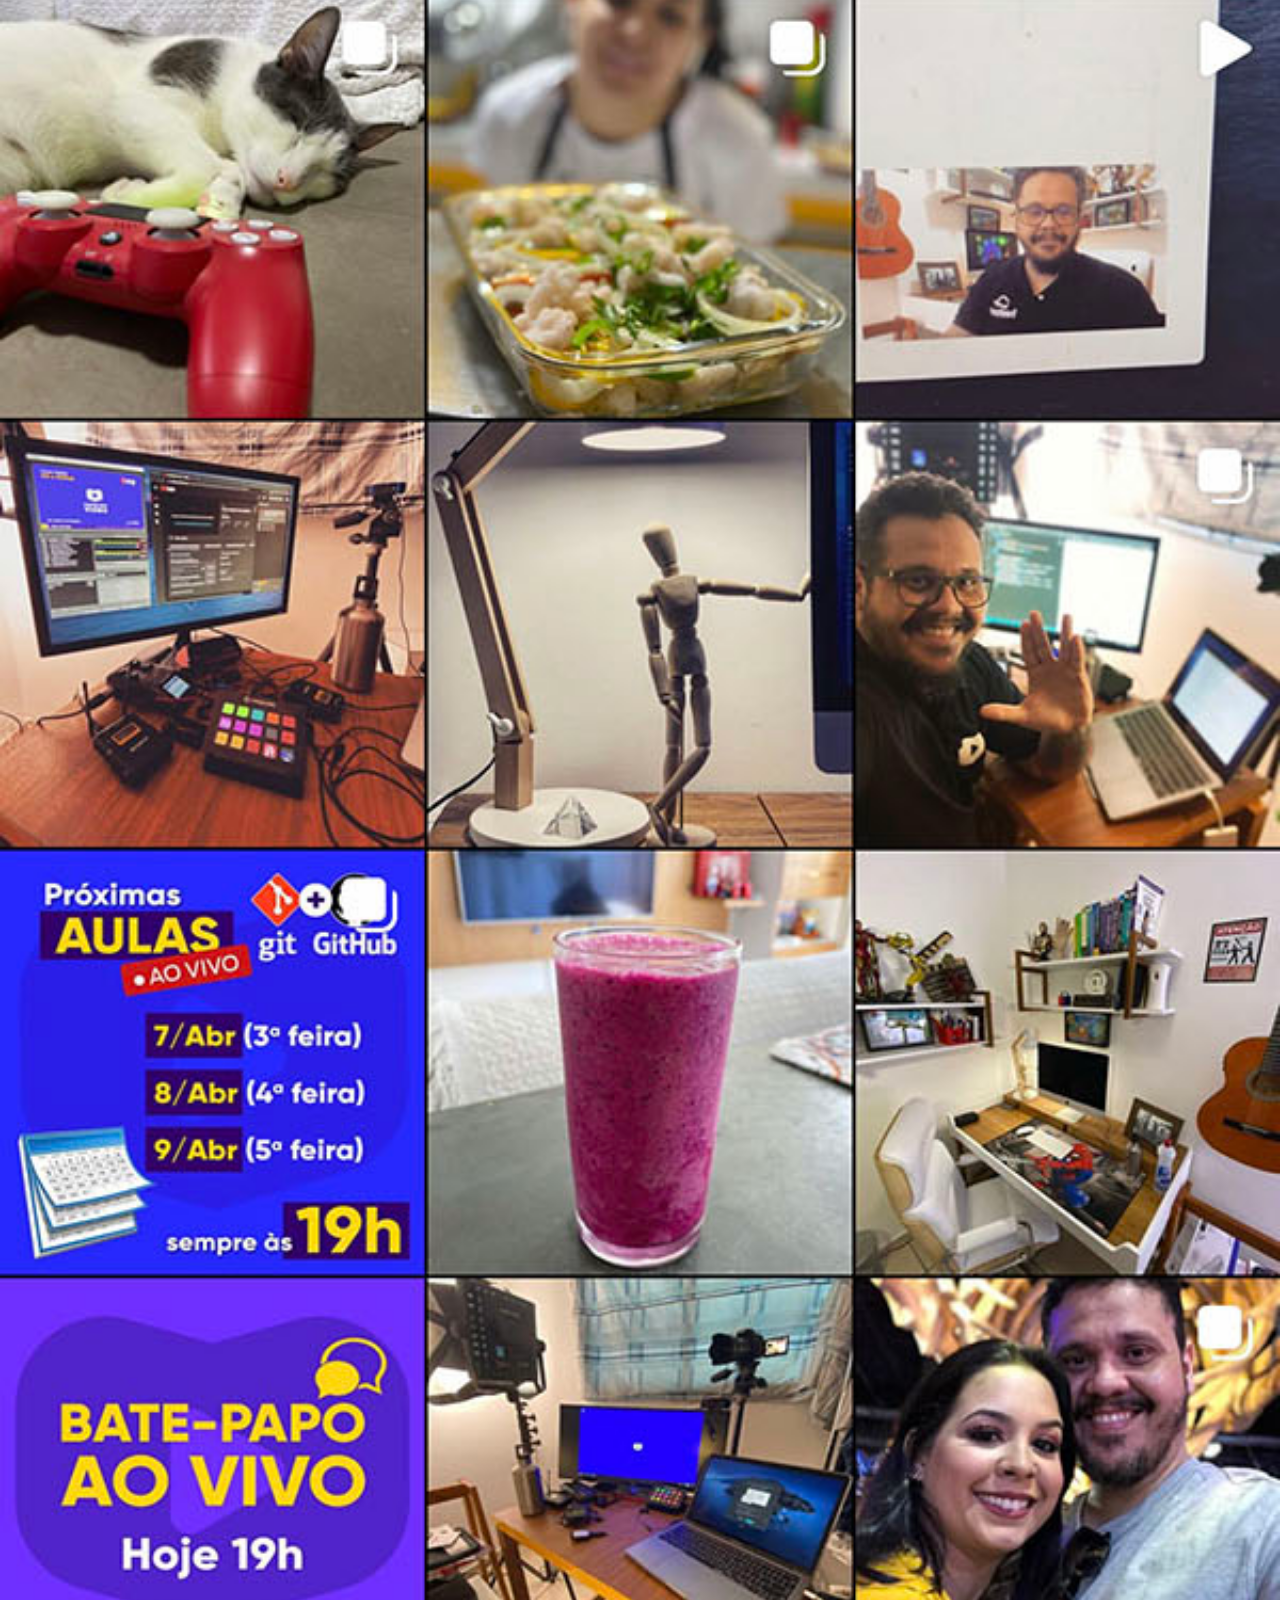
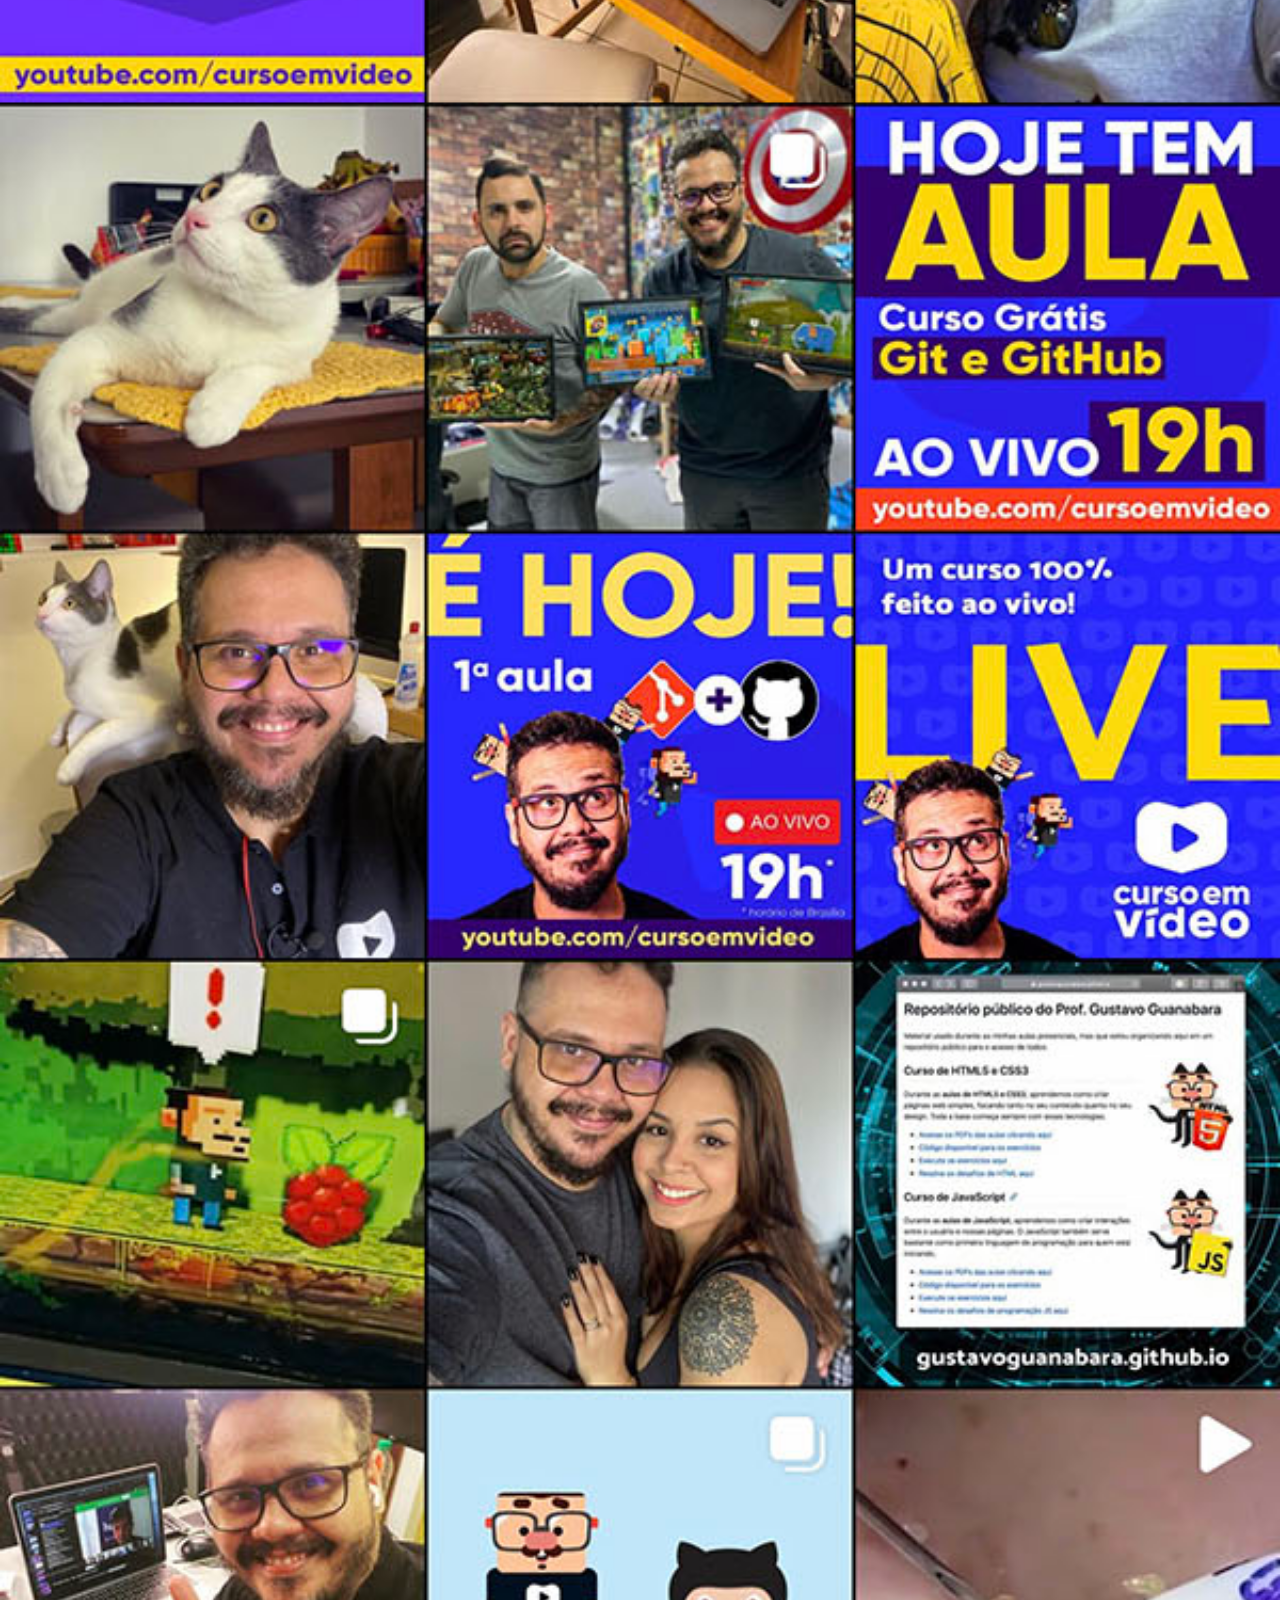
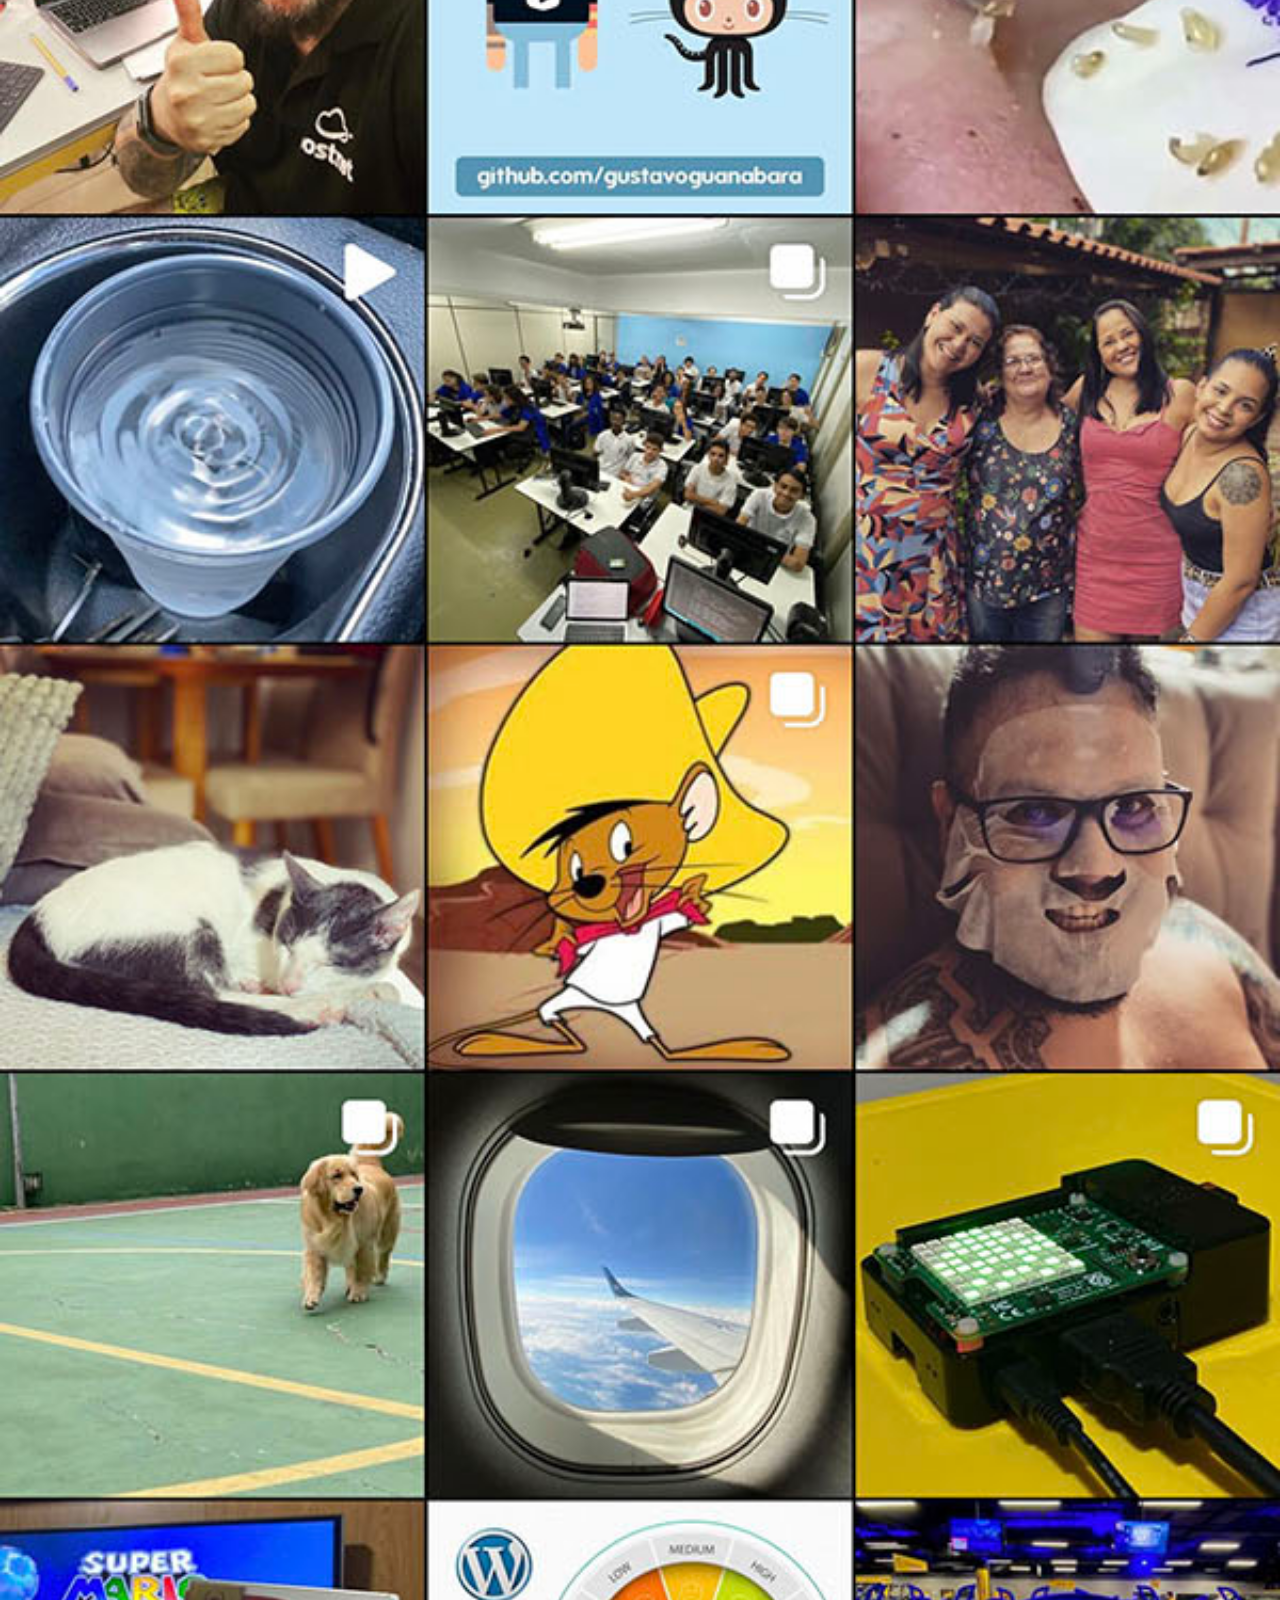
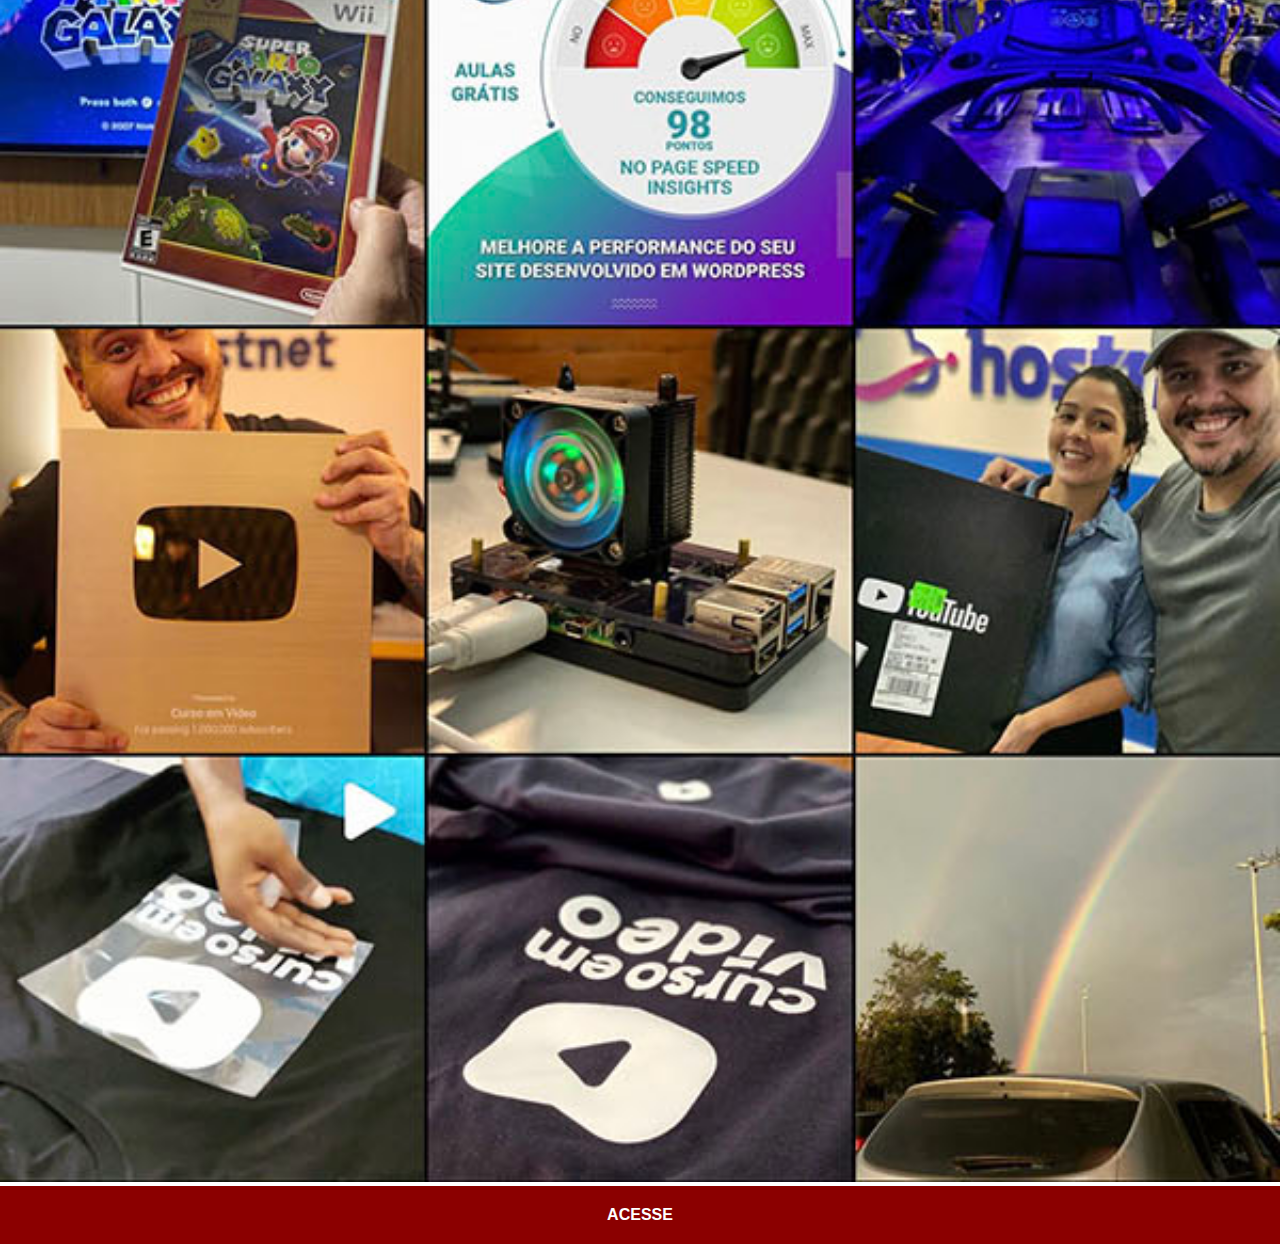
<file: instagram.html>
<!DOCTYPE html>
<html lang="pt-br">
<head>
    <meta charset="UTF-8">
    <meta name="viewport" content="width=device-width, initial-scale=1.0">
    <title>instagram</title>
    <link rel="stylesheet" href="estilos/social.css">
</head>
<body>
    <img src="pacote-d013/pacote-d013/imagens/tela-instagram.jpg" alt="instagram">
    <a href="https://www.instagram.com/gui_tardim?igsh=MTA3eGx6cHBzc203YQ%3D%3D&utm_source=qr">ACESSE</a>
</body>
</html>
</file>
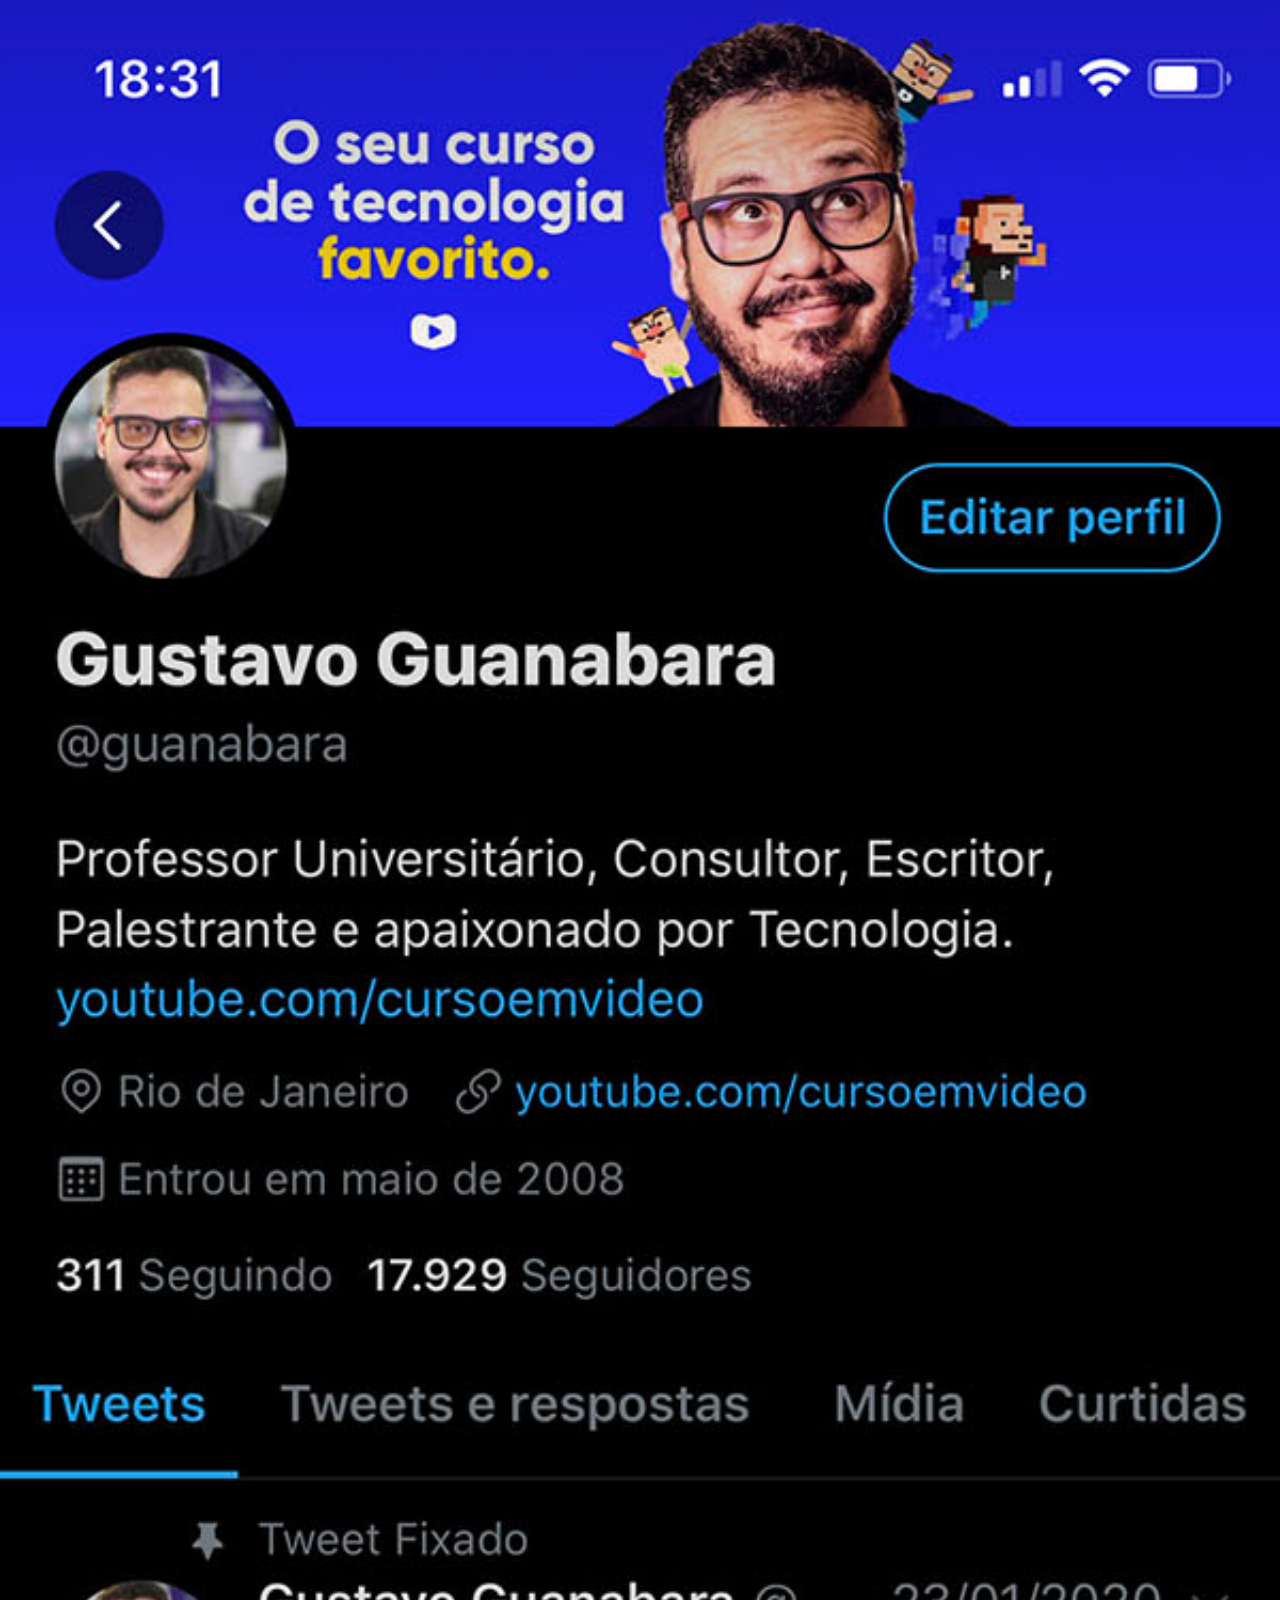
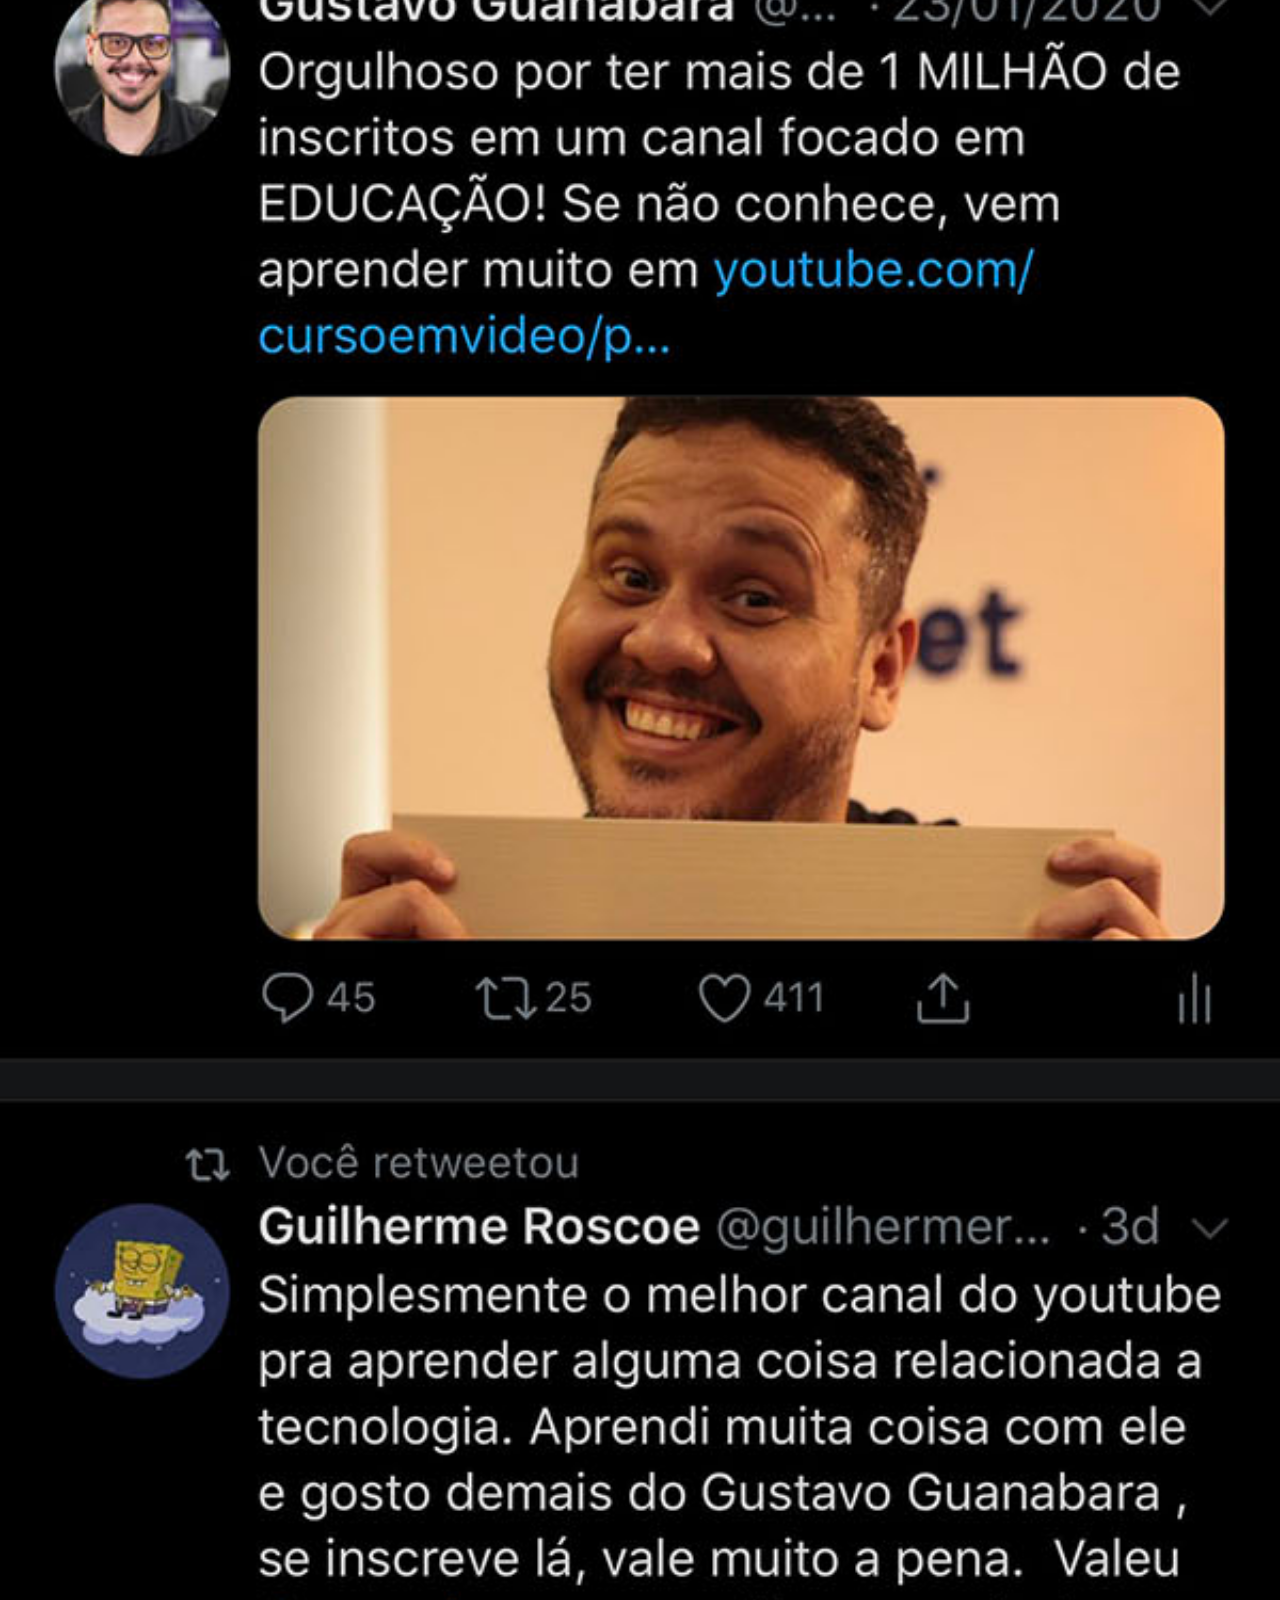
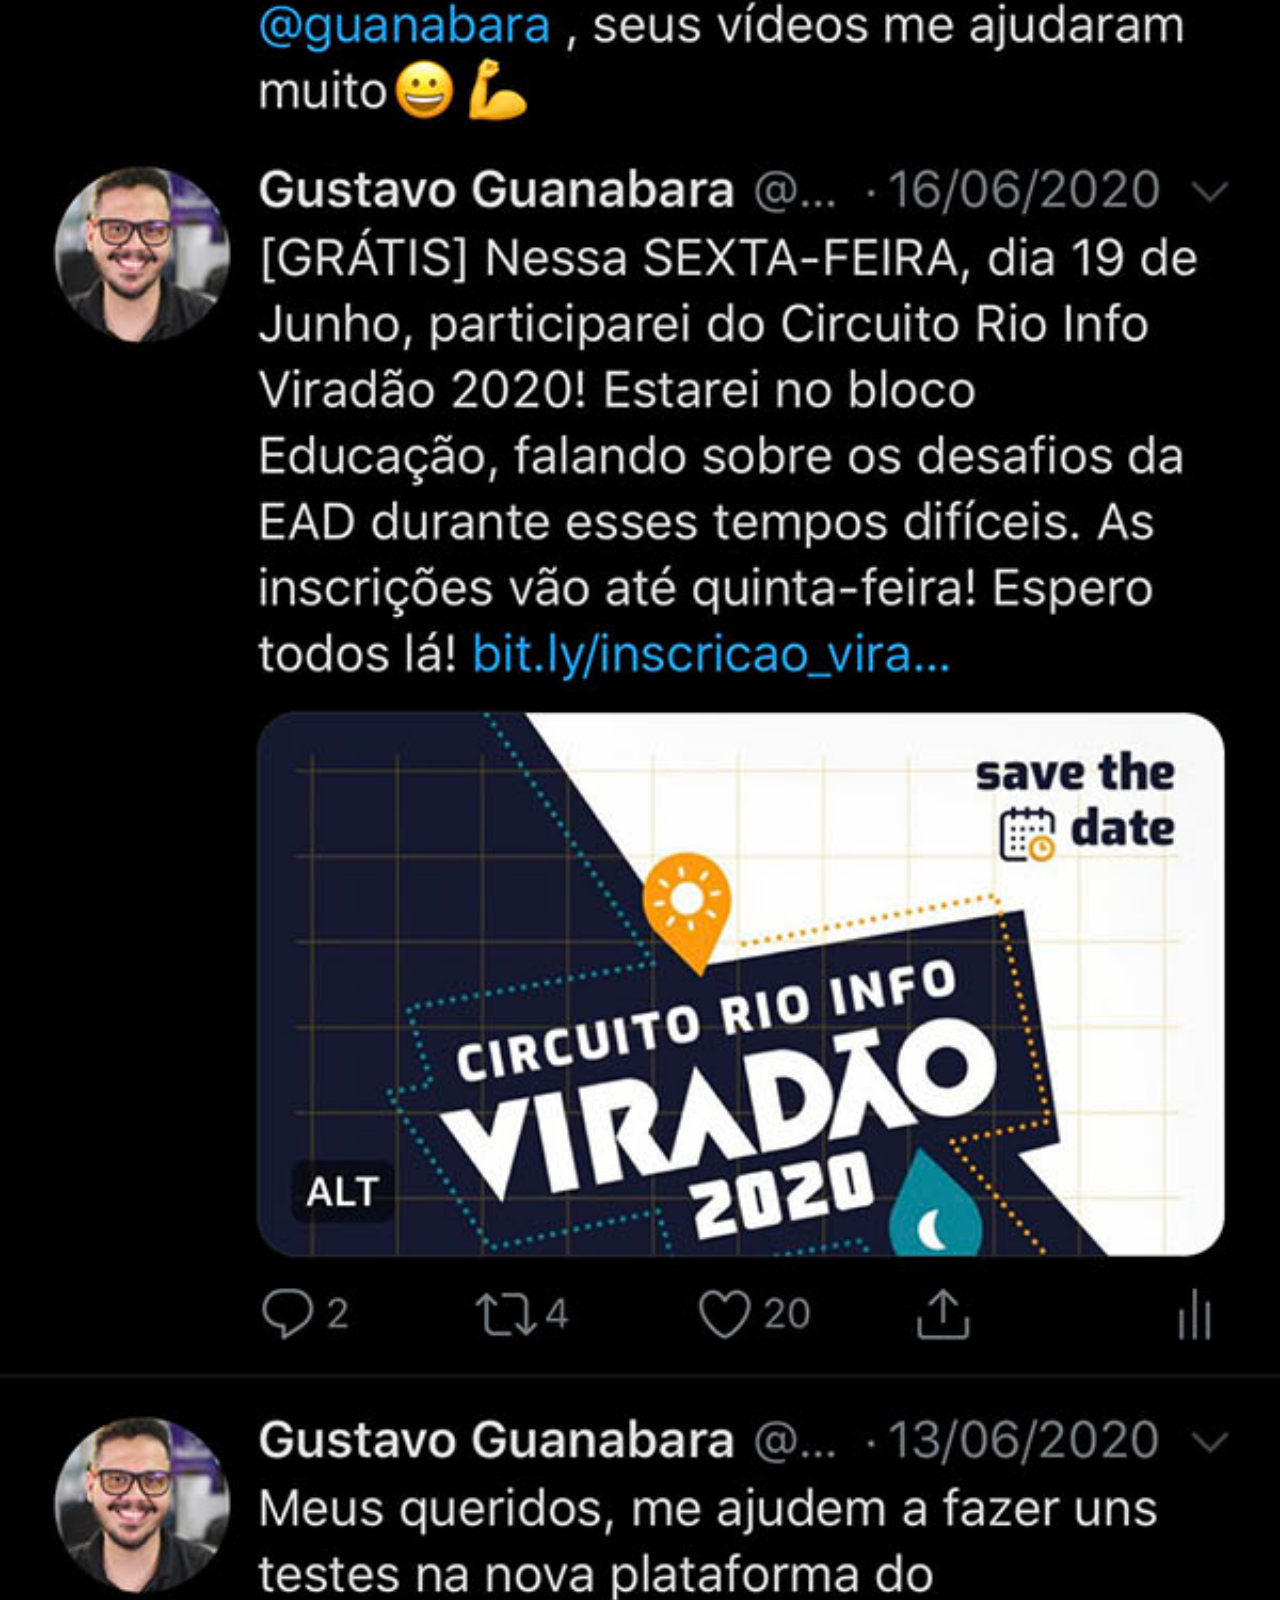
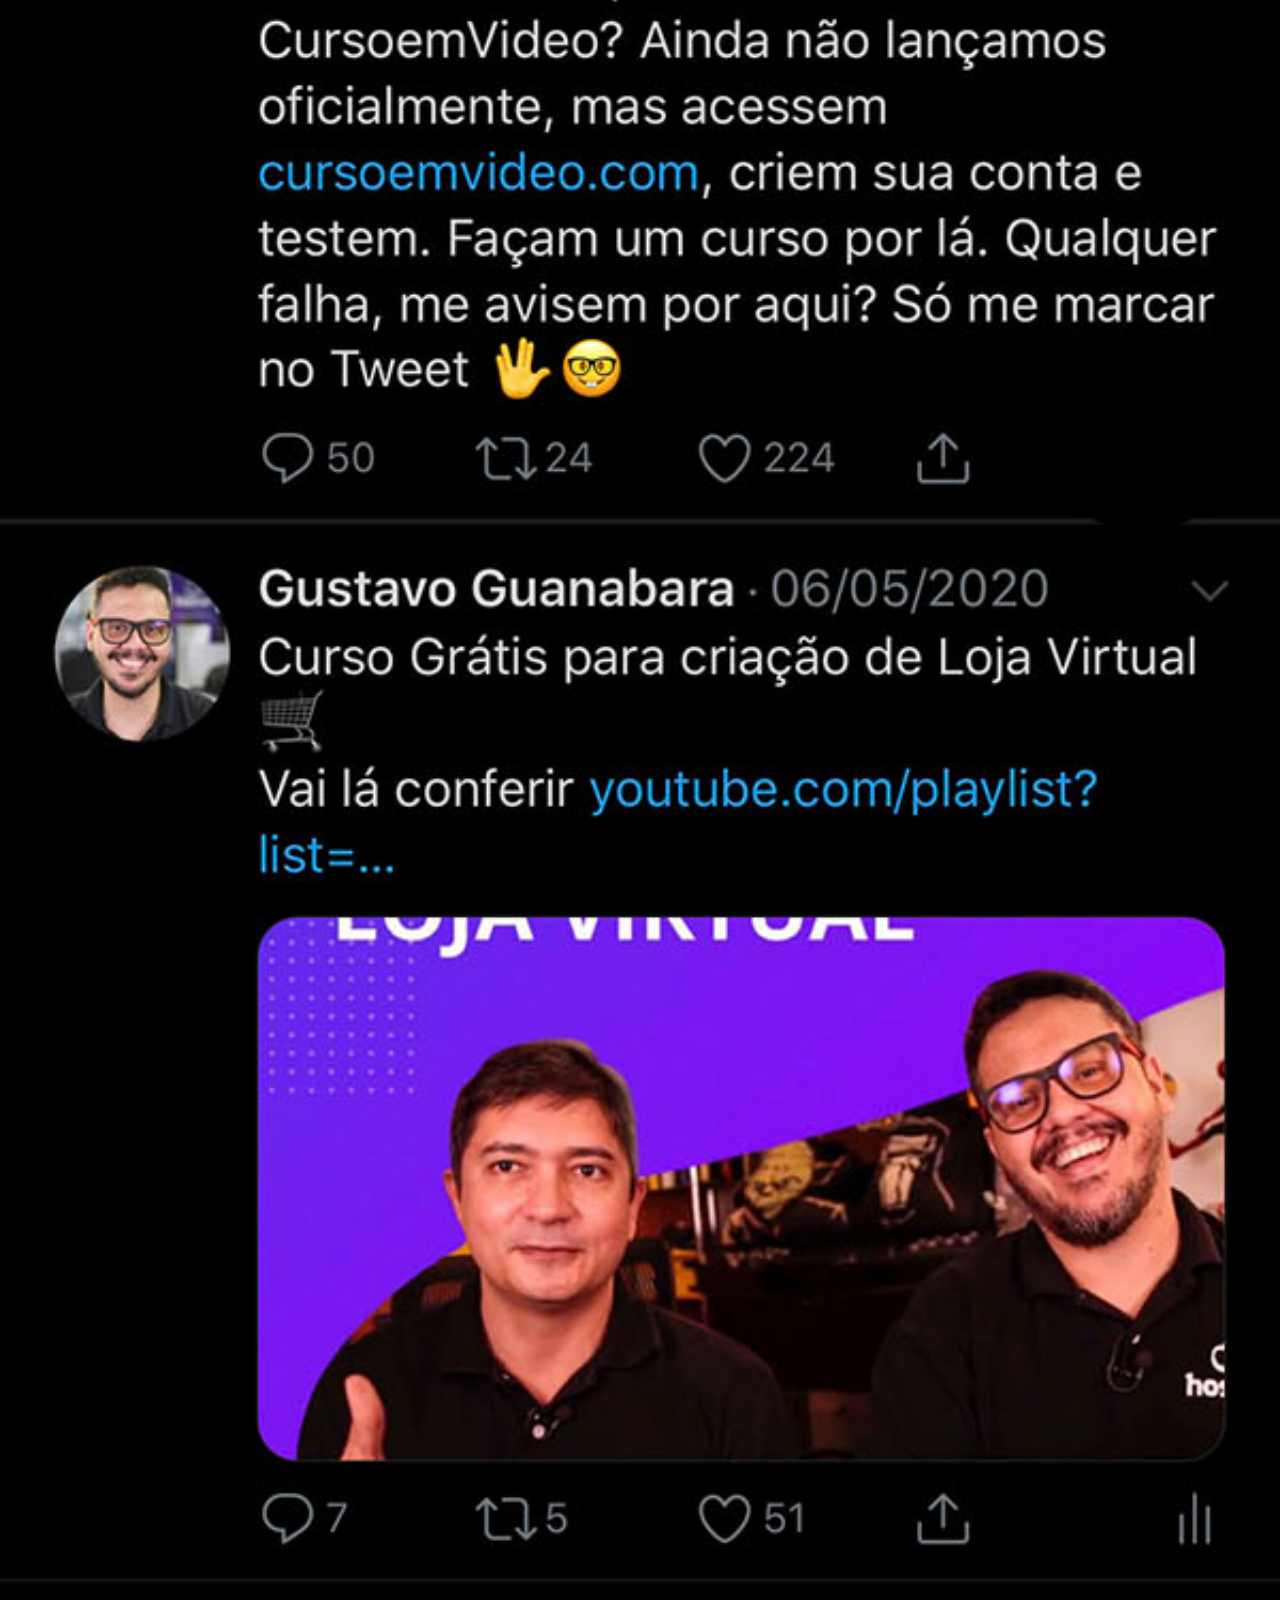
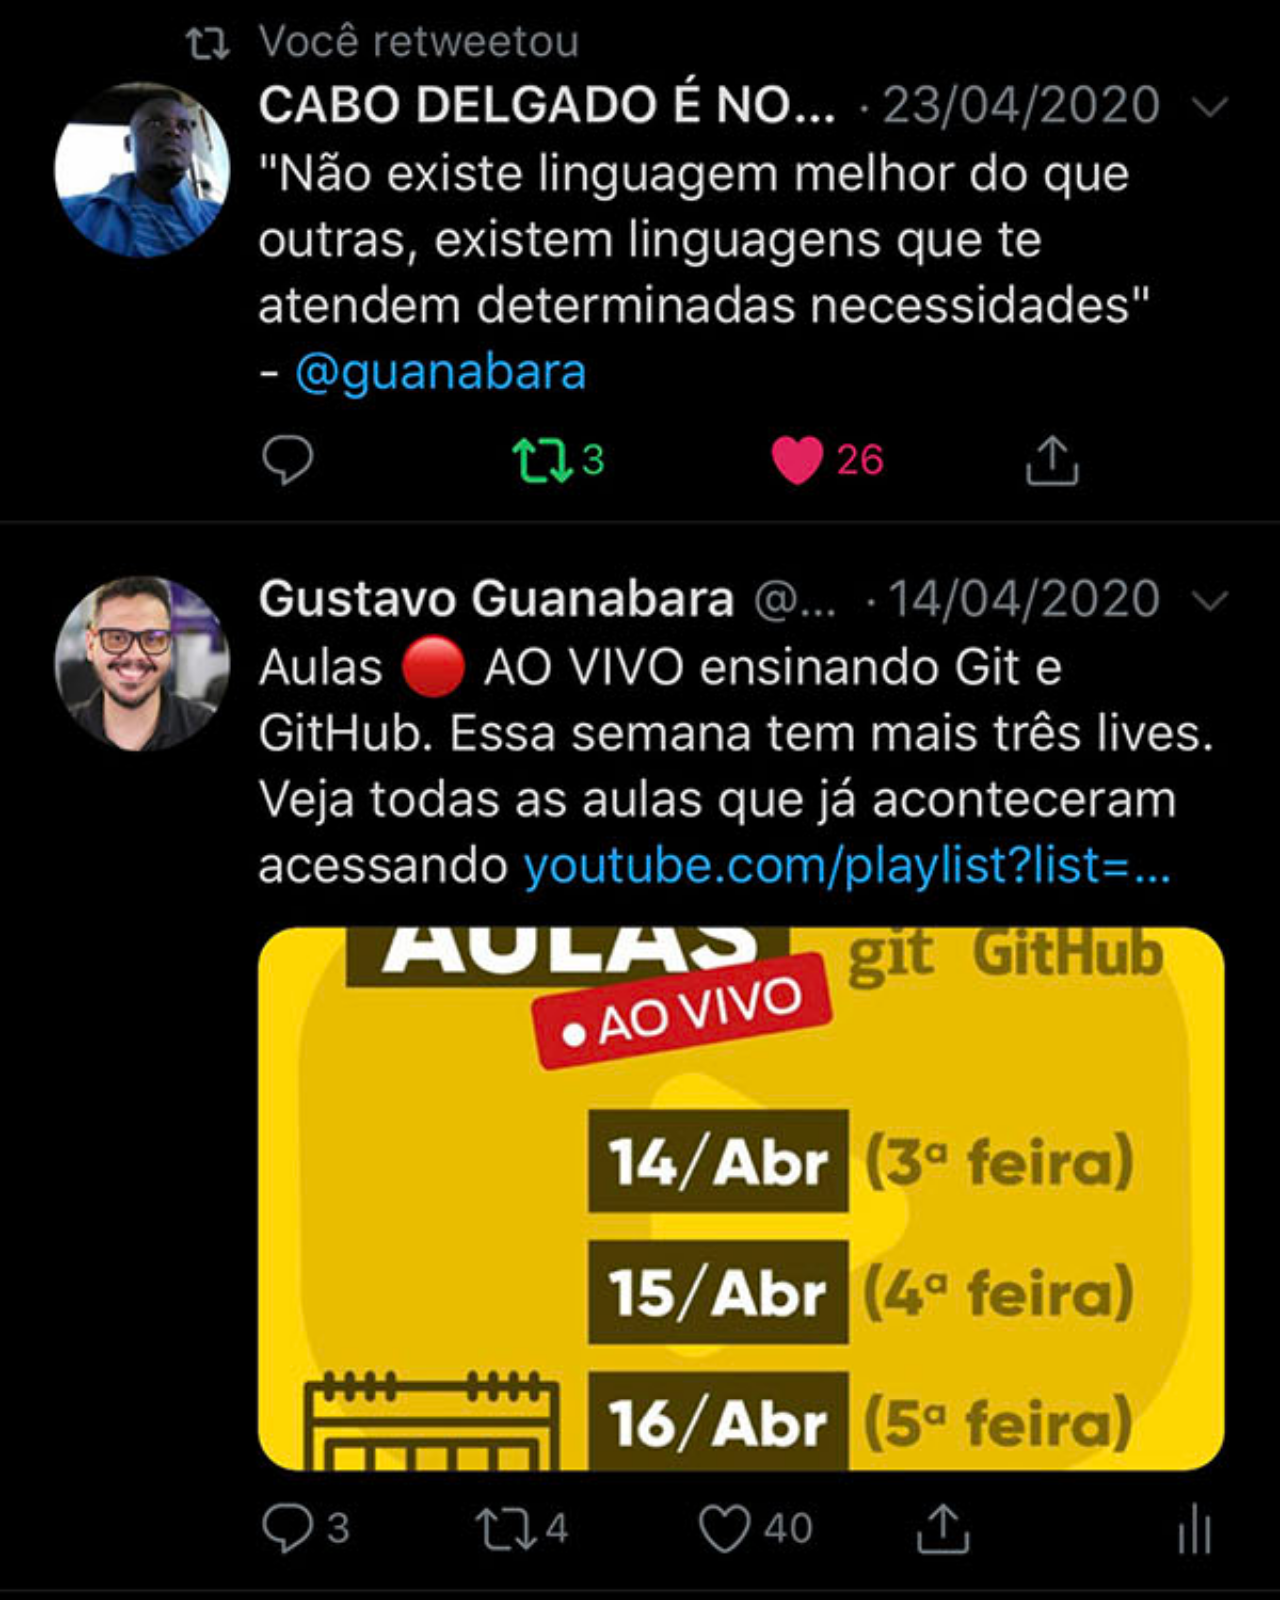
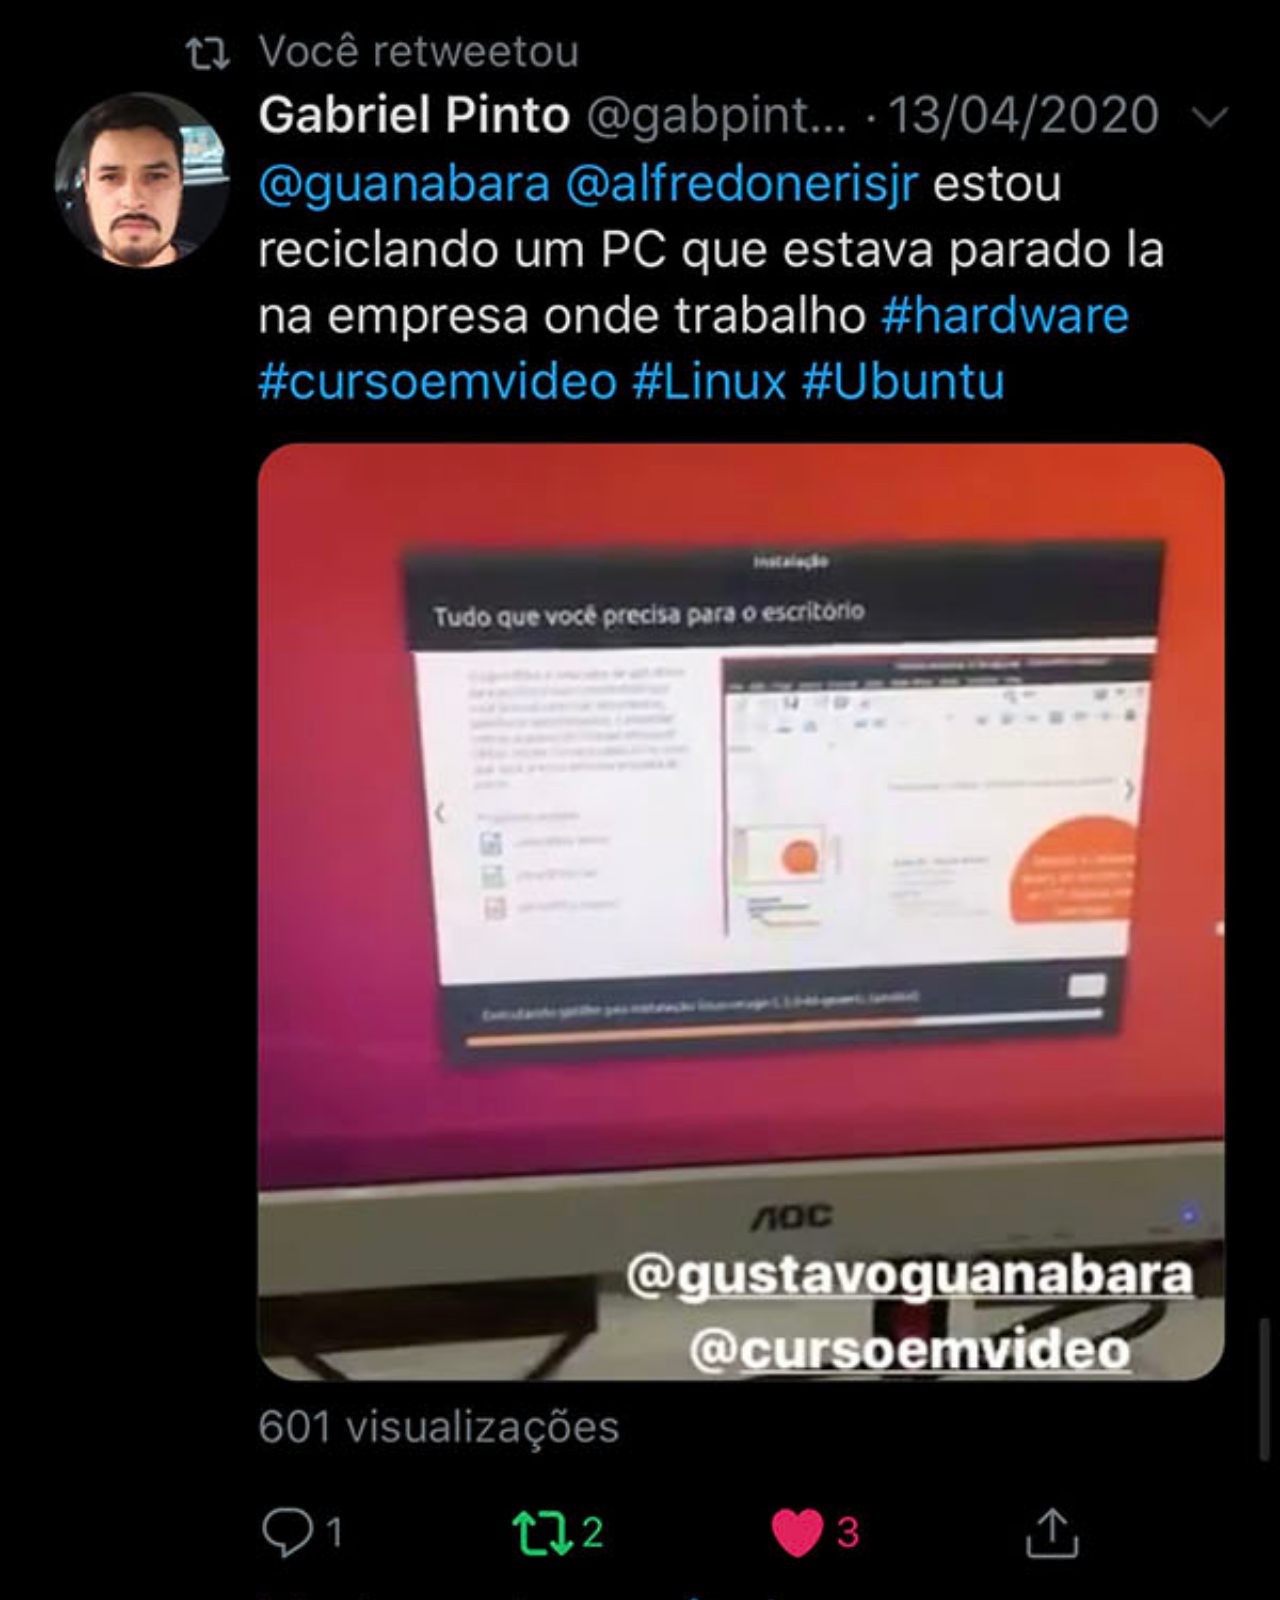
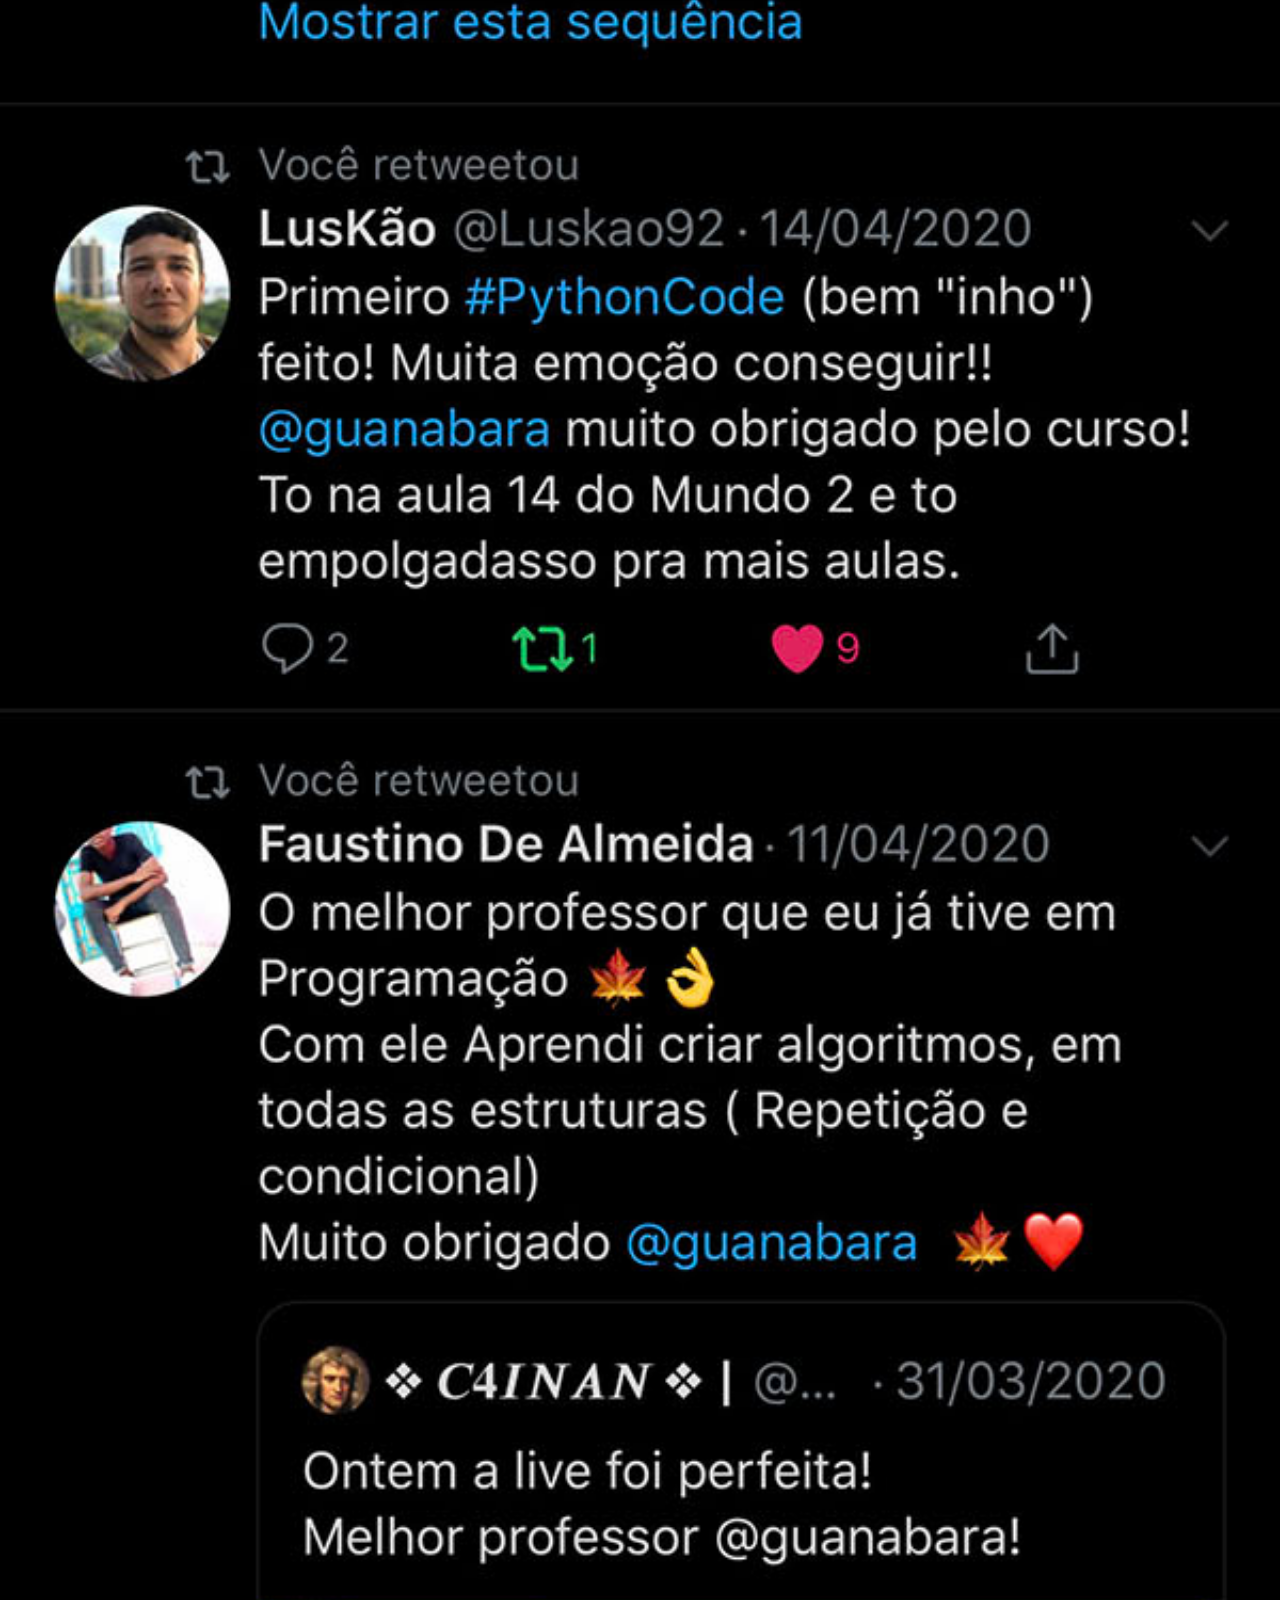
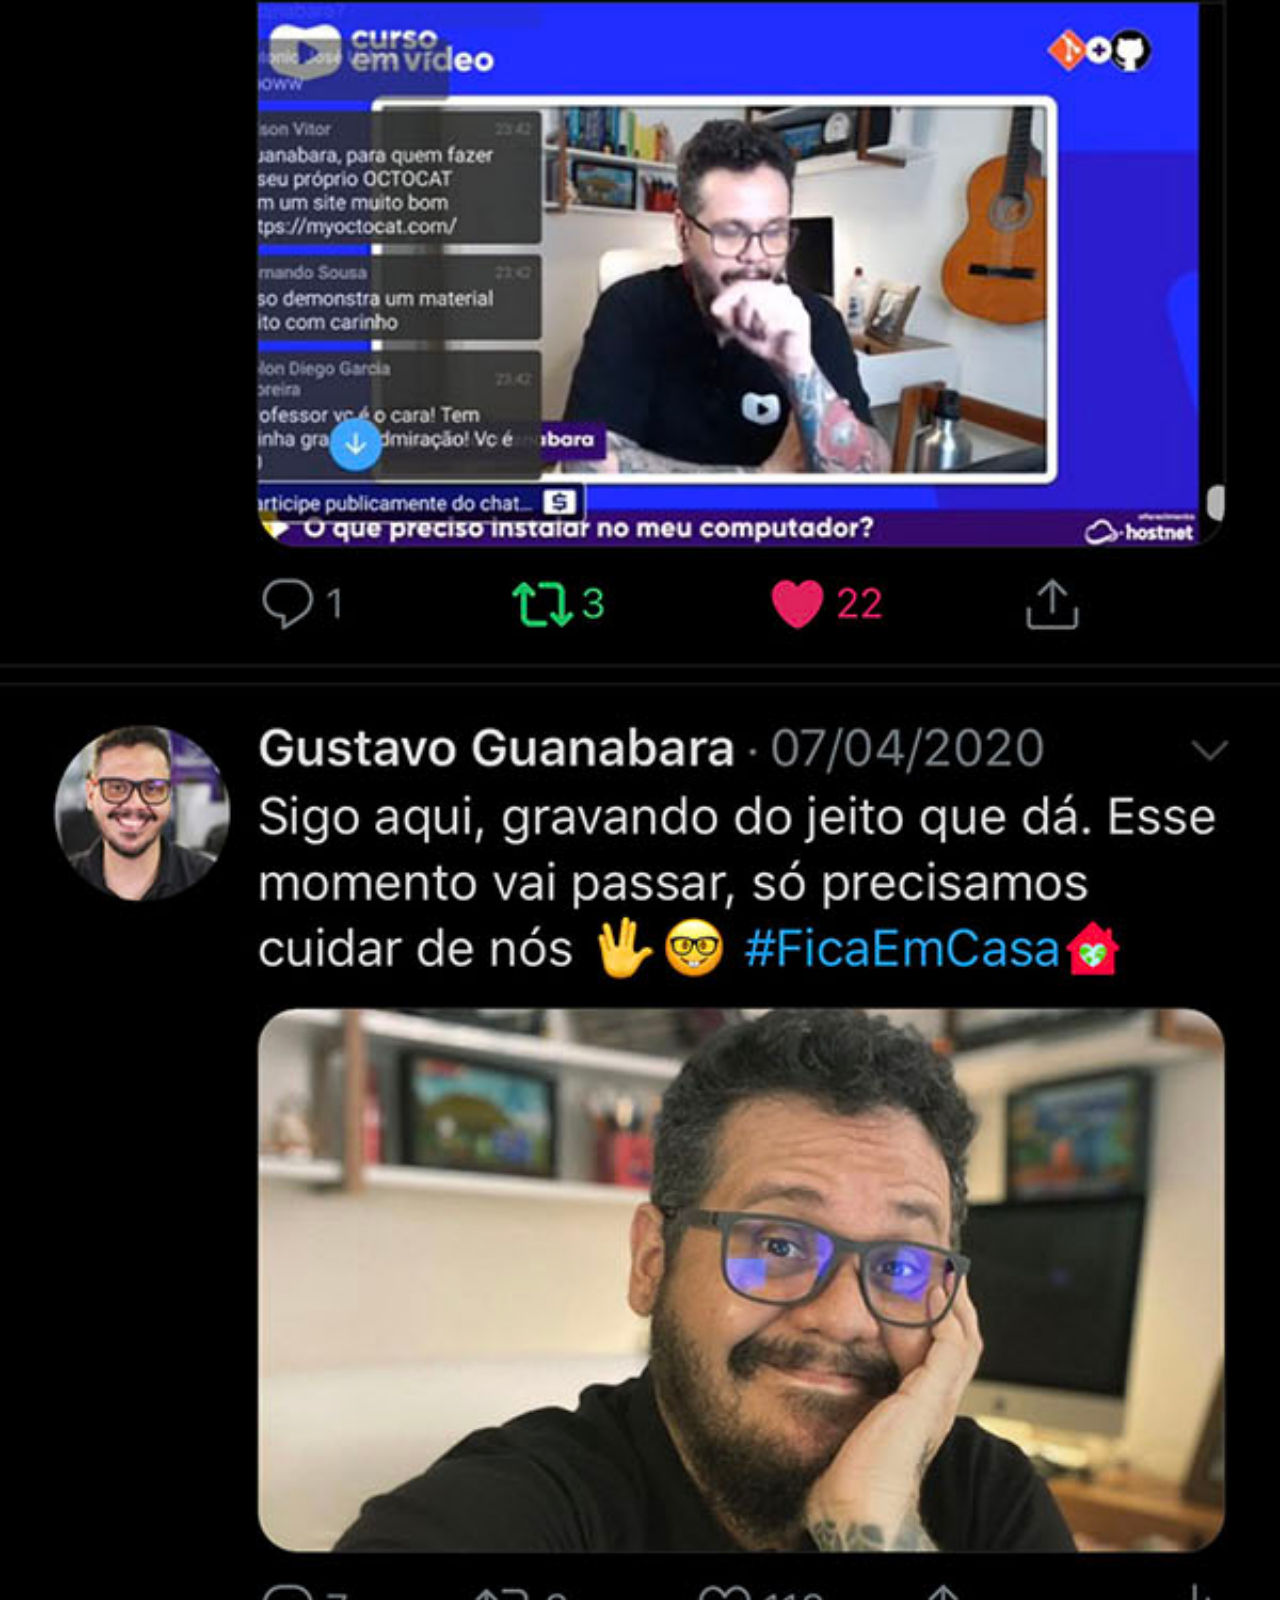
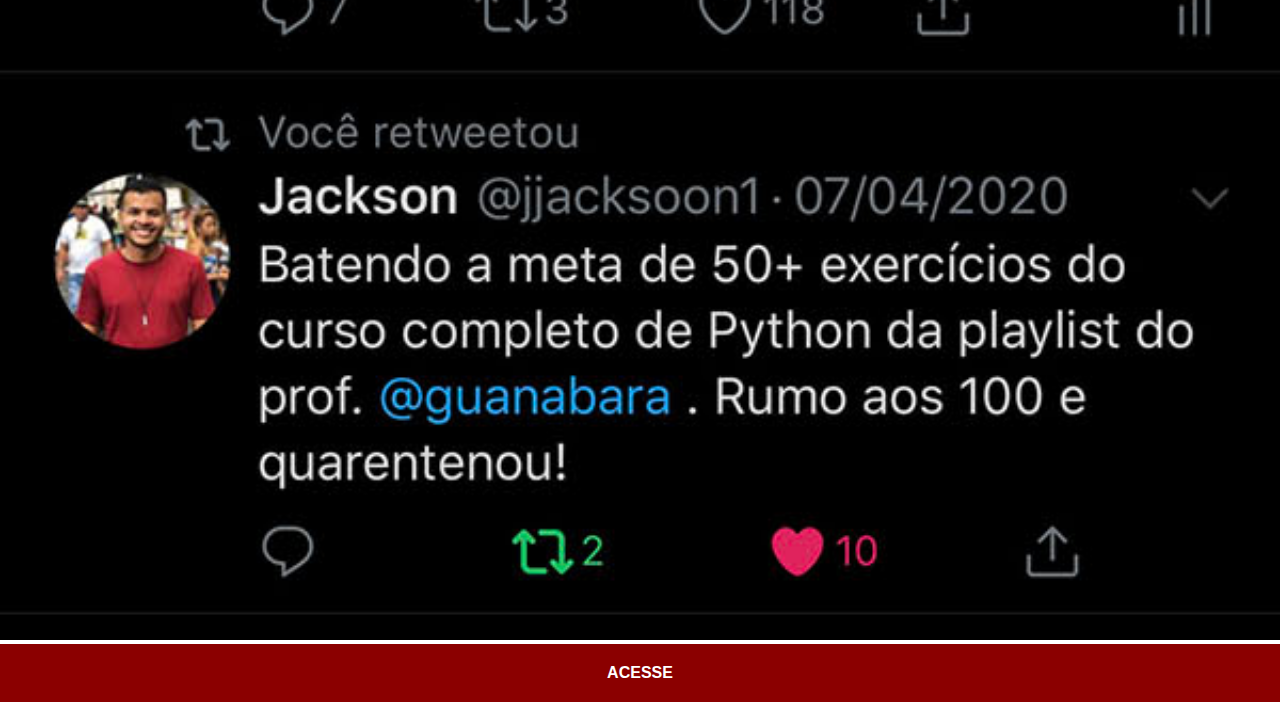
<file: twitter.html>
<!DOCTYPE html>
<html lang="pr-br">
<head>
    <meta charset="UTF-8">
    <meta name="viewport" content="width=device-width, initial-scale=1.0">
    <title>twitter</title>
    <link rel="stylesheet" href="estilos/social.css">
</head>
<body>
    <img src="pacote-d013/pacote-d013/imagens/tela-twitter.jpg" alt="twitter">
    <a href="https://x.com/guanabara?s=21" target="_blank">ACESSE</a>
</body>
</html>
</file>
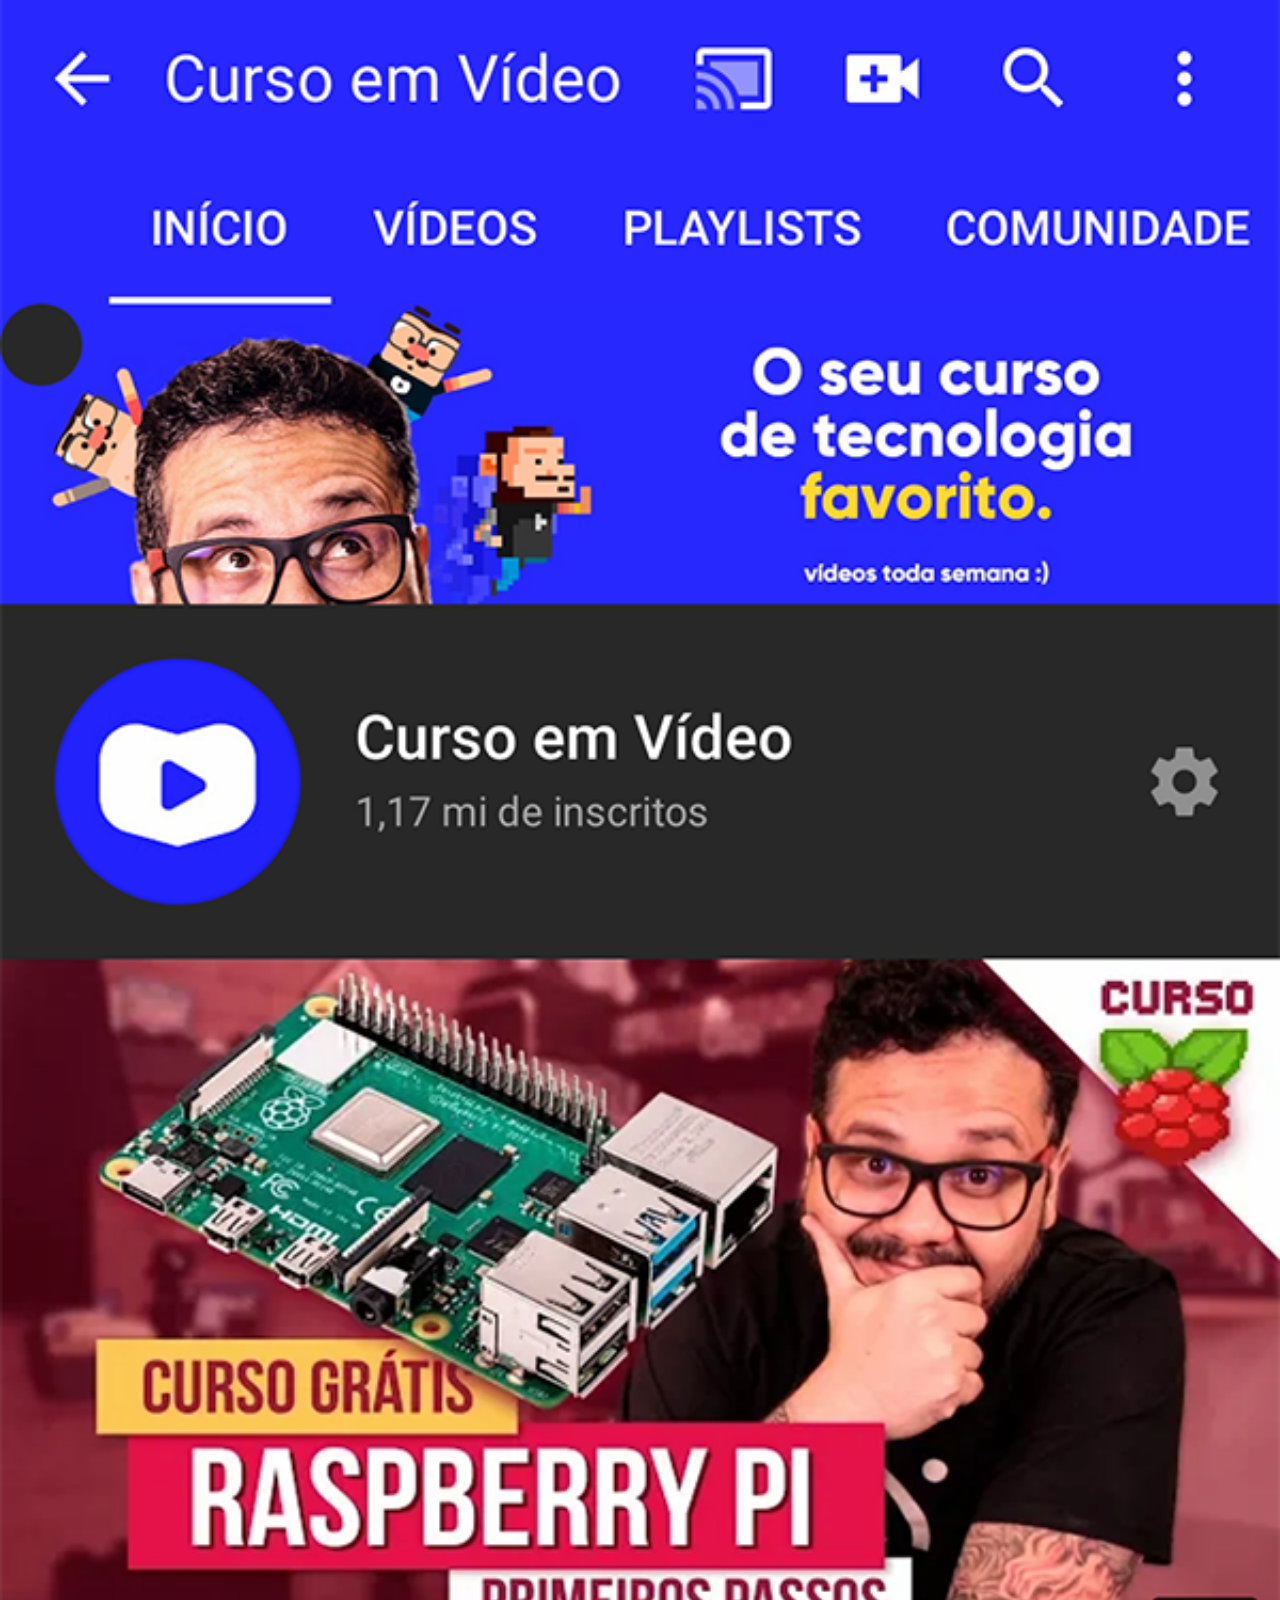
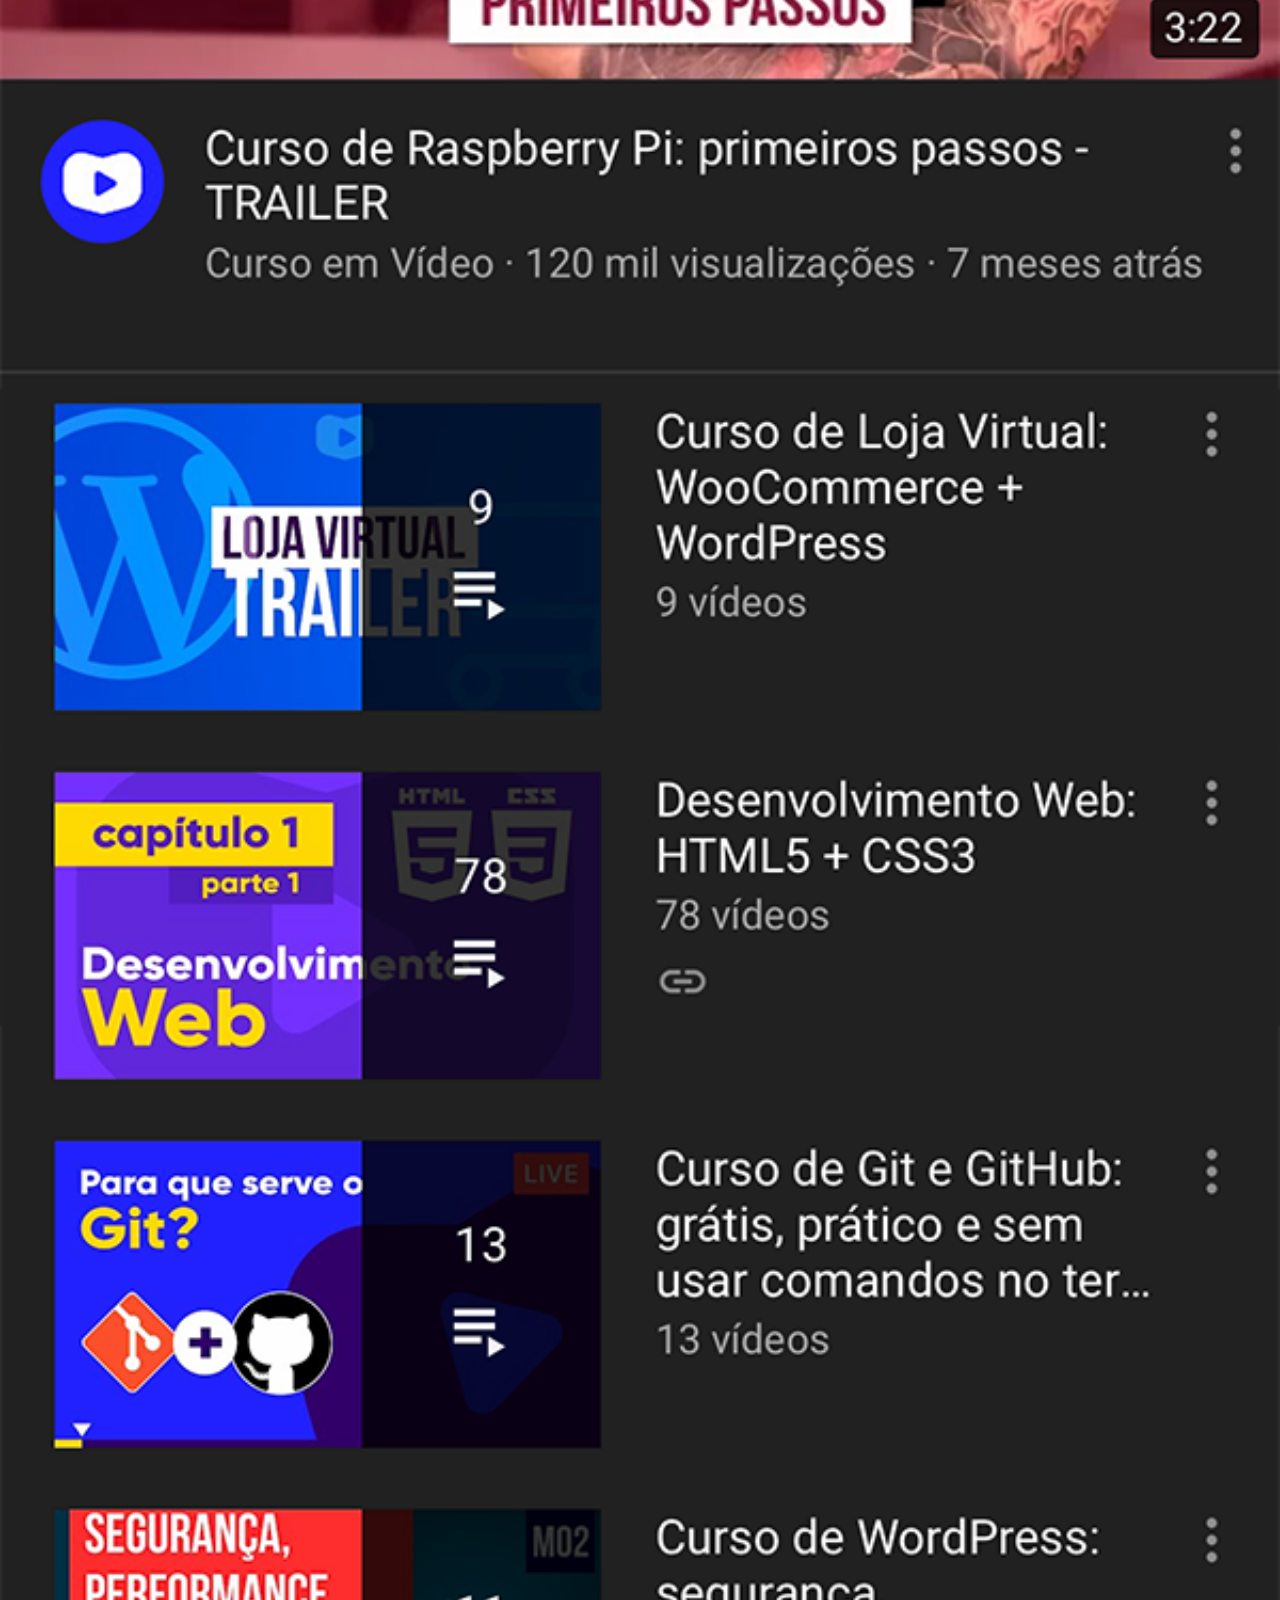
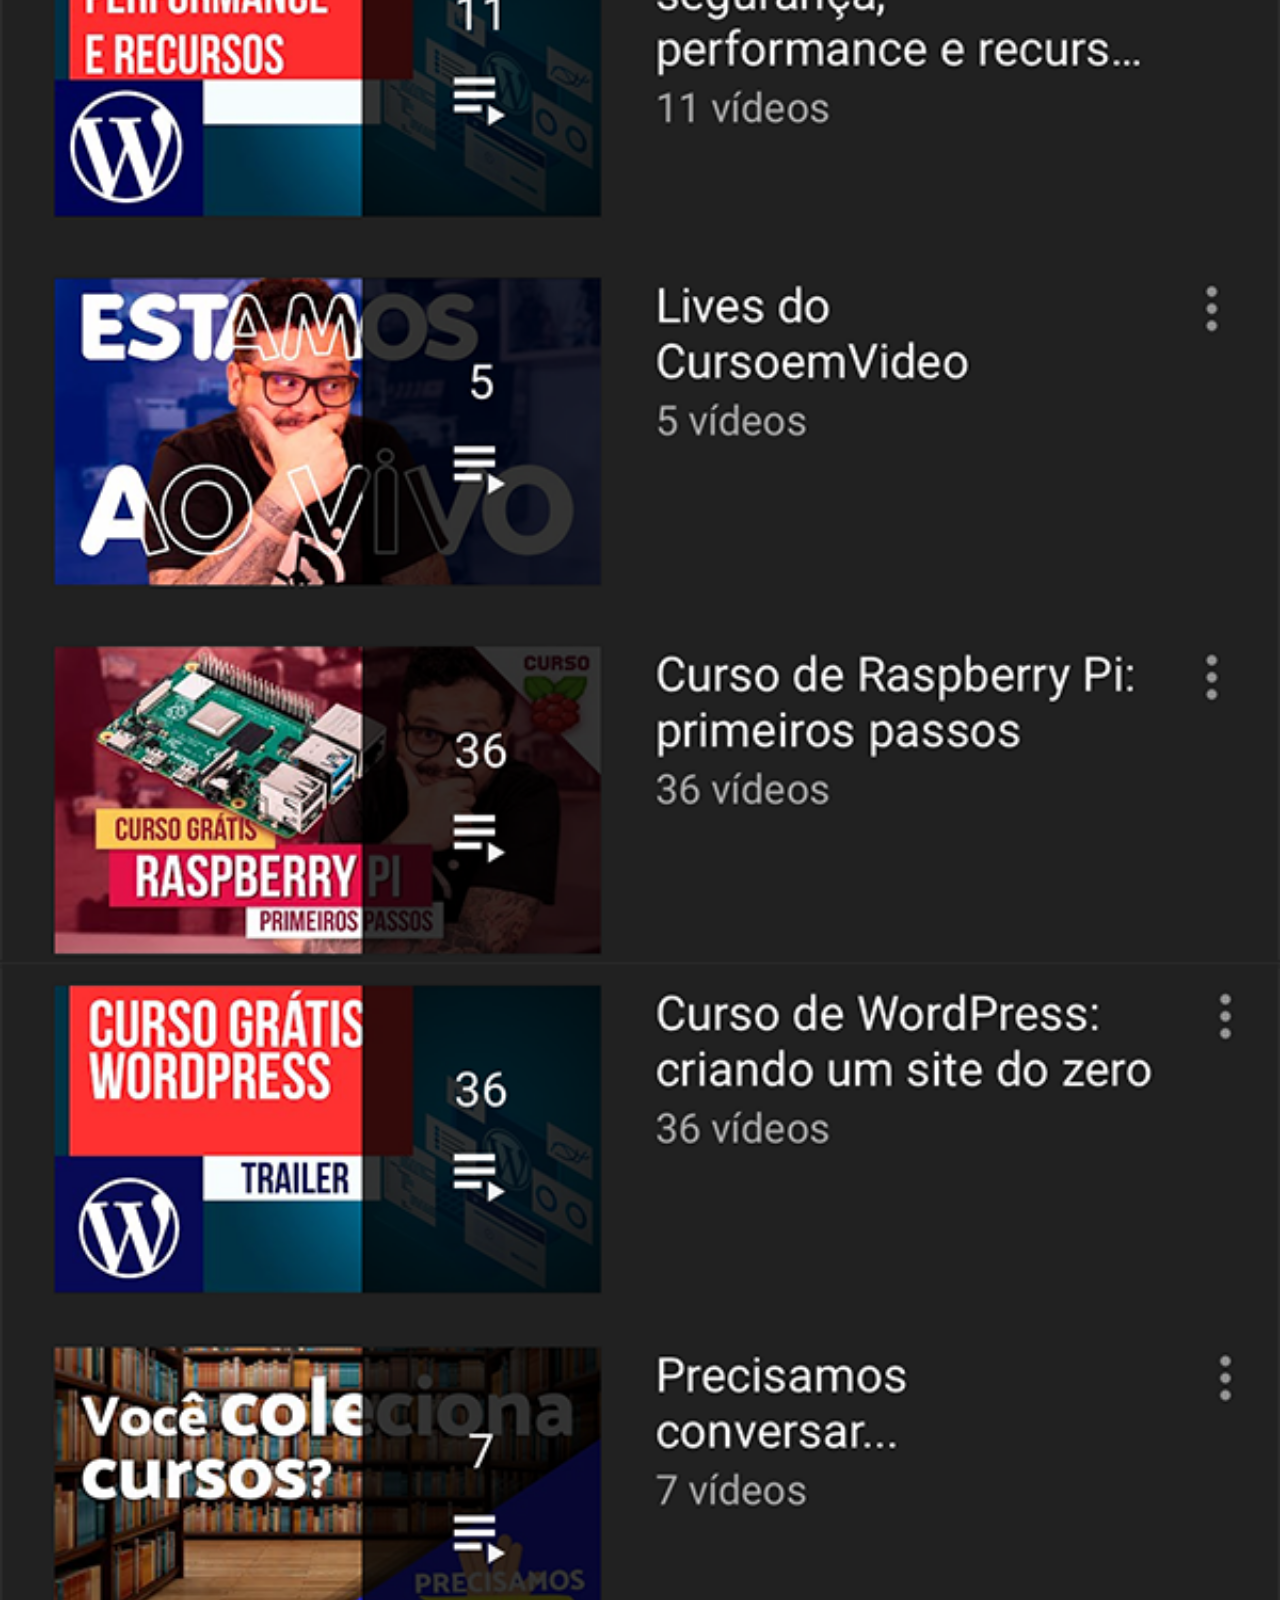
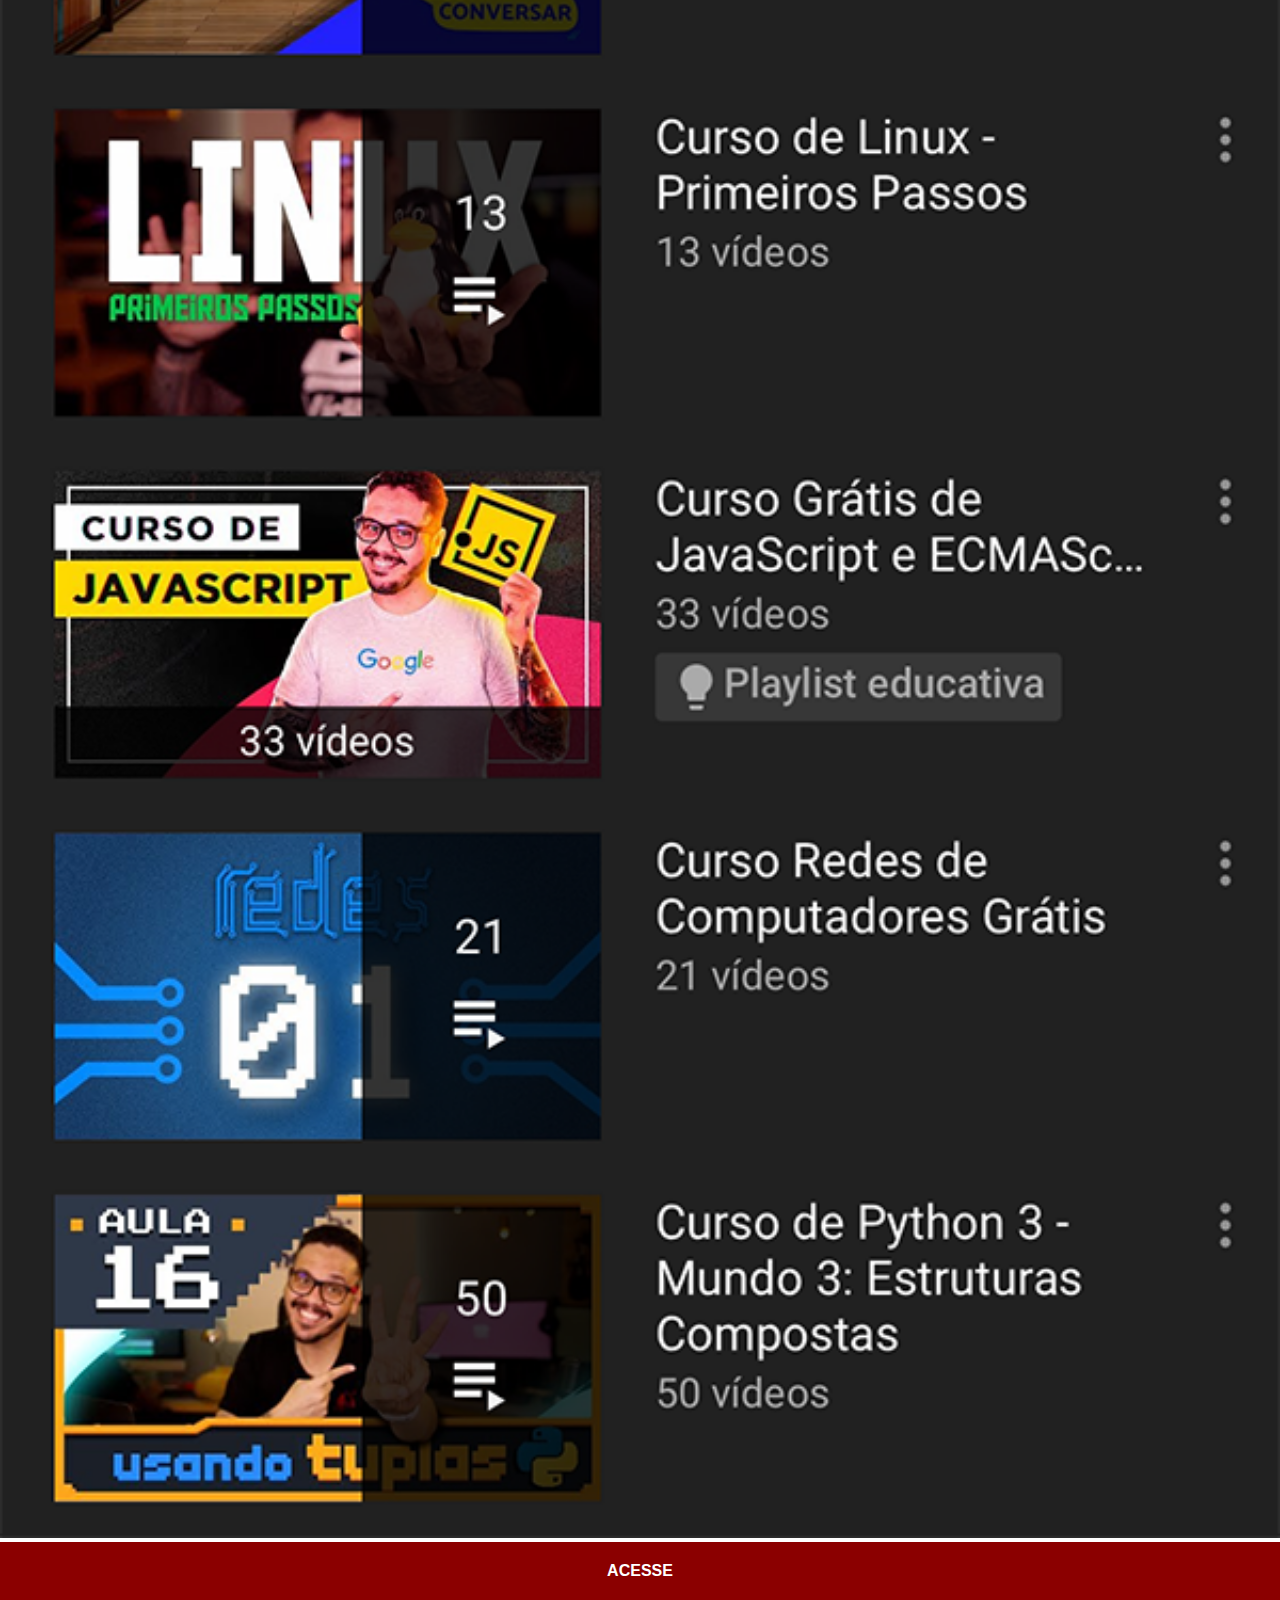
<file: youtube.html>
<!DOCTYPE html>
<html lang="pt-br">
<head>
    <meta charset="UTF-8">
    <meta name="viewport" content="width=device-width, initial-scale=1.0">
    <title>YouTube</title>
<link rel="stylesheet" href="estilos/social.css">
</head>
<body>
    <img src="pacote-d013/pacote-d013/imagens/tela-youtube.png" alt="YouTube">
    <a href="https://www.youtube.com/@cursoemvideo/playlists" target="_blank">ACESSE</a>
</body>
</html>
</file>
<file: estilos/style.css>
*{
    margin: 0px;
    padding: 0px;
    font-family: Arial, Helvetica, sans-serif;
}
html, body {
    height: 100vh;
    width: 100vw;
    background-color: black;
}
body{
    background: url(../pacote-d013/pacote-d013/imagens/fundo-madeira.jpg) no-repeat top center;
    background-size: cover;
    background-attachment: fixed;
}
main{
    position: relative;
    height: 100vh;
}
section#telefone{
    position: absolute;
    top: 50%;
    left: 50%;
    transform: translate(-50%, -50%);
    height: 627px;
    width: 311px;
    background: url(..//pacote-d013/pacote-d013/imagens/frame-iphone.png) no-repeat;
}

iframe#tela{
    position: relative;
    top: 80px;
    left: 22px;
    width: 267px;
    height: 471px;
}
section#redes-sociais {
    text-align: right;
}
section#redes-sociais img {
    width: 50px;
    margin: 10px;
    border-radius: 50%;
    box-shadow: 2px 2px 5px rgba(0, 0, 0, 0.400);
    box-sizing: border-box;
}
section#redes-sociais img:hover {
border: 2px solid rgba(255, 255, 255, 0.637);
transform: translate(-3px, -3px);
box-shadow: 5px 5px 10px rgba(0, 0, 0, 0.623);
transition: transform .3s, .2s;
}
</file>
<file: estilos/social.css>
*{
    margin: 0px;
    padding: 0px;
    font-family: Arial, Helvetica, sans-serif;
}
::-webkit-scrollbar {
width: 0px;
height: 0px;
}
img{
 width: 100vw;
}
a{
    display: block;
    background-color: darkred;
    color: white;
    padding: 20px;
    text-align: center;
    font-weight: bolder;
    text-decoration: none;
}
a:hover{
    background-color: red;
}
</file>
